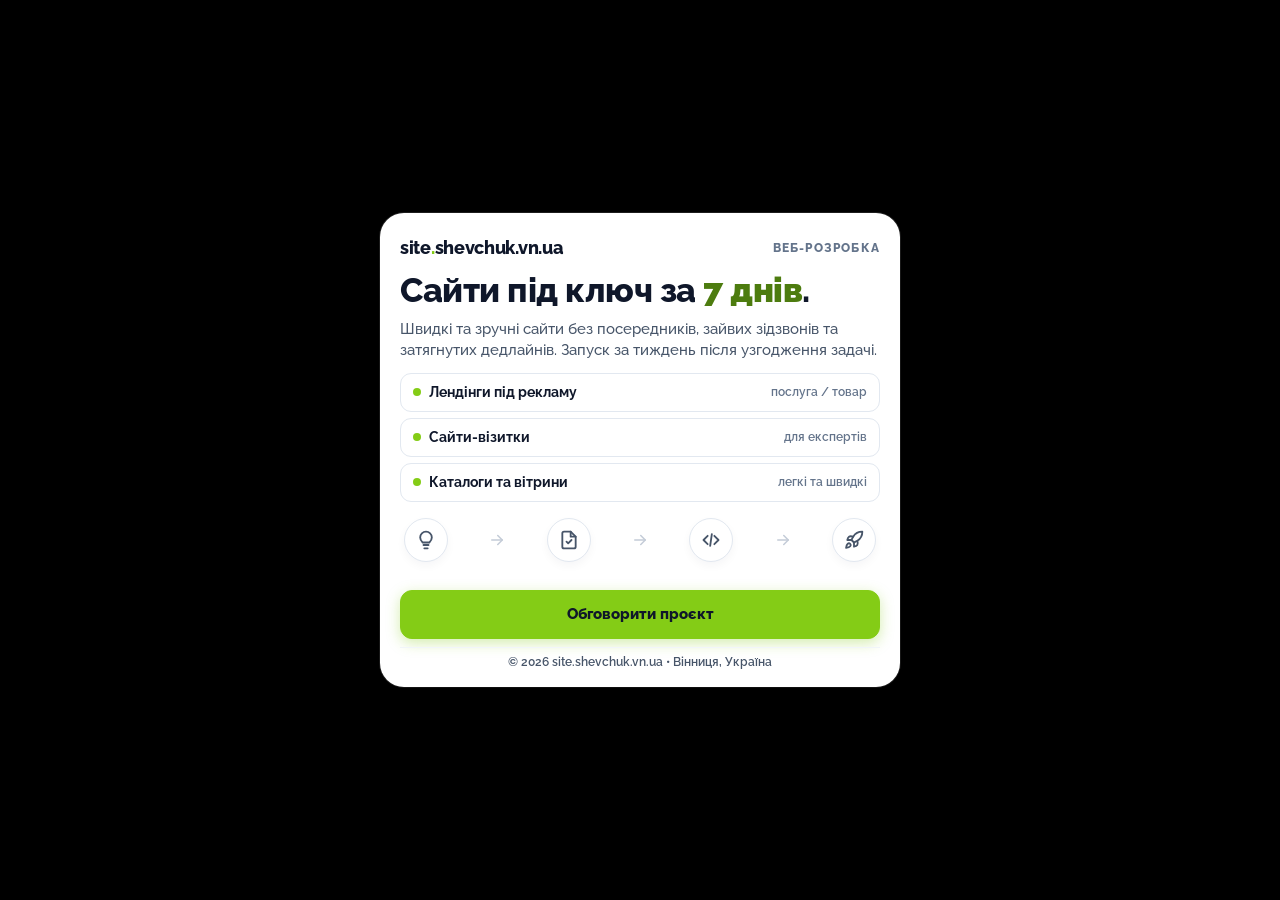
<file: index.html>
<!DOCTYPE html>
<html lang="uk">
<head>
  <meta charset="UTF-8">
  <meta name="viewport" content="width=device-width, initial-scale=1.0">
  <title>Розробка сайтів за 7 днів під ключ — site.shevchuk.vn.ua</title>
  <meta name="description" content="Швидка розробка сайтів під ключ: конверсійні лендінги для реклами, персональні сайти-візитки для експертів, легкі та швидкі каталоги й вітрини товарів.">
  <meta name="author" content="Олександр Шевчук">
  <meta name="robots" content="index, follow">
  <link rel="canonical" href="https://site.shevchuk.vn.ua/">

  <!-- Open Graph / Social Preview -->
  <meta property="og:type" content="website">
  <meta property="og:url" content="https://site.shevchuk.vn.ua/">
  <meta property="og:title" content="Розробка сайтів за 7 днів під ключ — Олександр Шевчук">
  <meta property="og:description" content="Швидкі та зручні сайти без посередників і затягнутих дедлайнів. Запуск за тиждень після узгодження задачі.">
  <meta property="og:image" content="https://site.shevchuk.vn.ua/og-image.png">
  <meta property="og:image:width" content="1200">
  <meta property="og:image:height" content="630">
  <meta property="og:locale" content="uk_UA">
  <meta property="og:site_name" content="site.shevchuk.vn.ua">

  <!-- Twitter Card -->
  <meta name="twitter:card" content="summary_large_image">
  <meta name="twitter:title" content="Розробка сайтів за 7 днів під ключ">
  <meta name="twitter:description" content="Лендінги під рекламу, сайти-візитки для експертів, легкі каталоги та вітрини.">
  <meta name="twitter:image" content="https://site.shevchuk.vn.ua/og-image.png">

  <!-- Schema.org JSON-LD -->
  <script type="application/ld+json">
  {
    "@context": "https://schema.org",
    "@type": "ProfessionalService",
    "name": "site.shevchuk.vn.ua — Веб-розробка",
    "url": "https://site.shevchuk.vn.ua/",
    "logo": "https://site.shevchuk.vn.ua/favicon.svg",
    "description": "Швидка розробка сайтів під ключ: лендінги, сайти-візитки, легкі вітрини товарів.",
    "founder": {
      "@type": "Person",
      "name": "Олександр Шевчук"
    },
    "email": "oleksandr@shevchuk.vn.ua",
    "address": {
      "@type": "PostalAddress",
      "addressLocality": "Вінниця",
      "addressCountry": "UA"
    },
    "areaServed": [
      {
        "@type": "City",
        "name": "Вінниця"
      },
      {
        "@type": "Country",
        "name": "Україна"
      }
    ]
  }
  </script>

  <link rel="icon" type="image/svg+xml" href="data:image/svg+xml,%3Csvg xmlns='http://www.w3.org/2000/svg' viewBox='0 0 64 64'%3E%3Crect width='64' height='64' rx='16' fill='%230f172a'/%3E%3Ctext x='18' y='44' font-family='sans-serif' font-size='34' font-weight='800' fill='%2384cc16'%3Es%3C/text%3E%3Ctext x='32' y='44' font-family='sans-serif' font-size='34' font-weight='800' fill='%23ffffff'%3Es%3C/text%3E%3C/svg%3E">
  <link rel="alternate icon" href="favicon.svg">
  <link rel="preload" href="./fonts/raleway-cyrillic.woff2" as="font" type="font/woff2" crossorigin>
  <link rel="preload" href="./fonts/raleway-latin.woff2" as="font" type="font/woff2" crossorigin>
  <style>
    @font-face {
      font-family: 'Raleway';
      font-style: normal;
      font-weight: 100 900;
      font-display: swap;
      src: url('./fonts/raleway-cyrillic.woff2') format('woff2');
      unicode-range: U+0301, U+0400-045F, U+0490-0491, U+04B0-04B1, U+2116;
    }
    @font-face {
      font-family: 'Raleway';
      font-style: normal;
      font-weight: 100 900;
      font-display: swap;
      src: url('./fonts/raleway-latin.woff2') format('woff2');
      unicode-range: U+0000-00FF, U+0131, U+0152-0153, U+02BB-02BC, U+02C6, U+02DA, U+02DC, U+0304, U+0308, U+0329, U+2000-206F, U+20AC, U+2122, U+2191, U+2193, U+2212, U+2215, U+FEFF, U+FFFD;
    }
    *, *::before, *::after { box-sizing: border-box; margin: 0; padding: 0; }
    html, body {
      min-height: 100%;
      min-height: 100dvh;
    }
    body {
      font-family: 'Raleway', sans-serif;
      color: #0f172a;
      line-height: 1.5;
      display: flex;
      flex-direction: column;
      align-items: center;
      padding: 16px 14px;
      position: relative;
      background-color: #000000;
      overflow-x: hidden;
      -webkit-tap-highlight-color: transparent;
    }
    .card-wrap {
      position: relative;
      z-index: 10;
      max-width: 520px;
      width: 100%;
      margin: auto 0;
      display: flex;
      flex-direction: column;
    }
    .glass-card {
      background: #ffffff;
      border-radius: 24px;
      padding: 22px 20px 16px;
      box-shadow: 0 25px 60px -15px rgba(0, 0, 0, 0.8), 0 0 0 1px rgba(255, 255, 255, 0.12);
      display: flex;
      flex-direction: column;
    }
    .brand-bar {
      display: flex;
      align-items: center;
      justify-content: space-between;
      gap: 8px;
      margin-bottom: 10px;
    }
    .brand-title {
      font-size: 1.1rem;
      font-weight: 800;
      letter-spacing: -0.3px;
      color: #0f172a;
      text-decoration: none;
      white-space: nowrap;
    }
    .brand-title span { color: #84cc16; }
    .brand-sub {
      font-size: 0.72rem;
      font-weight: 800;
      text-transform: uppercase;
      letter-spacing: 1.2px;
      color: #64748b;
      white-space: nowrap;
      flex-shrink: 0;
    }
    h1 {
      font-size: clamp(1.5rem, 5vw, 2.1rem);
      font-weight: 800;
      color: #0f172a;
      line-height: 1.15;
      letter-spacing: -0.5px;
      margin-bottom: 8px;
    }
    .accent { color: #4d7c0f; font-weight: 900; }
    .intro-text {
      font-size: clamp(0.82rem, 2.7vw, 0.92rem);
      color: #475569;
      font-weight: 500;
      line-height: 1.45;
      margin-bottom: 12px;
    }
    .formats-list {
      display: flex;
      flex-direction: column;
      gap: 6px;
      margin-bottom: 14px;
    }
    .format-item {
      display: flex;
      align-items: center;
      justify-content: space-between;
      gap: 10px;
      padding: 8px 12px;
      background: #ffffff;
      border: 1px solid #e2e8f0;
      border-radius: 11px;
    }
    .format-left { display: flex; align-items: center; gap: 8px; min-width: 0; }
    .format-dot { width: 8px; height: 8px; border-radius: 50%; background: #84cc16; flex-shrink: 0; }
    .format-name { font-size: 0.88rem; font-weight: 700; color: #0f172a; white-space: nowrap; }
    .format-desc { font-size: 0.78rem; font-weight: 600; color: #64748b; text-align: right; white-space: nowrap; }
    .clean-process {
      width: 100%;
      display: flex;
      align-items: center;
      justify-content: space-between;
      margin-bottom: 10px;
      padding: 2px 4px 6px;
      position: relative;
    }
    .process-step {
      display: flex;
      flex-direction: column;
      align-items: center;
      position: relative;
      cursor: pointer;
      user-select: none;
      background: none;
      border: none;
      padding: 0;
      font-family: inherit;
      color: inherit;
      -webkit-appearance: none;
    }
    .process-step:focus-visible {
      outline: 2px solid #84cc16;
      outline-offset: 4px;
      border-radius: 50%;
    }
    .step-icon-ring {
      width: 44px;
      height: 44px;
      border-radius: 50%;
      background: #ffffff;
      border: 1.5px solid #e2e8f0;
      display: flex;
      align-items: center;
      justify-content: center;
      box-shadow: 0 4px 10px rgba(15, 23, 42, 0.04);
      color: #475569;
      transition: all 0.25s cubic-bezier(0.4, 0, 0.2, 1);
      z-index: 2;
    }
    .step-icon-ring svg {
      width: 20px;
      height: 20px;
      stroke-width: 2.2;
      stroke-linecap: round;
      stroke-linejoin: round;
      fill: none;
      stroke: currentColor;
      transition: all 0.25s ease;
    }
    .arrow-divider {
      flex: 1;
      display: flex;
      align-items: center;
      justify-content: center;
      color: #94a3b8;
      z-index: 1;
    }
    .arrow-svg {
      width: 18px;
      height: 18px;
      stroke: currentColor;
      stroke-width: 2;
      stroke-linecap: round;
      stroke-linejoin: round;
      fill: none;
      opacity: 0.55;
    }
    .step-label {
      position: absolute;
      top: 48px;
      font-size: 0.74rem;
      font-weight: 800;
      color: #4d7c0f;
      white-space: nowrap;
      opacity: 0;
      transform: translateY(-4px);
      transition: all 0.22s cubic-bezier(0.4, 0, 0.2, 1);
      pointer-events: none;
    }
    .process-step:hover .step-icon-ring,
    .process-step:focus-visible .step-icon-ring,
    .process-step.is-active .step-icon-ring {
      border-color: #84cc16;
      color: #4d7c0f;
      background: #f7fee7;
      transform: translateY(-2px) scale(1.05);
      box-shadow: 0 8px 18px rgba(132, 204, 22, 0.28);
    }
    .process-step:hover .step-label,
    .process-step:focus-visible .step-label,
    .process-step.is-active .step-label {
      opacity: 1;
      transform: translateY(0);
    }
    .contact-box {
      margin-top: 12px;
      text-align: center;
    }
    .btn-main {
      display: inline-flex;
      align-items: center;
      justify-content: center;
      gap: 8px;
      width: 100%;
      background: #84cc16;
      color: #0f172a;
      font-family: inherit;
      font-size: 0.95rem;
      font-weight: 800;
      padding: 12px 18px;
      border-radius: 12px;
      text-decoration: none;
      transition: all 0.2s cubic-bezier(0.4, 0, 0.2, 1);
      box-shadow: 0 4px 14px rgba(132, 204, 22, 0.35);
      border: 1px solid #84cc16;
    }
    .btn-main:hover {
      background: #9ae62e;
      color: #0f172a;
      box-shadow: 0 6px 20px rgba(132, 204, 22, 0.5);
      transform: translateY(-1px);
    }
    .footnote {
      margin-top: 8px;
      text-align: center;
      font-size: 0.72rem;
      font-weight: 600;
      color: #475569;
      border-top: 1px solid #f1f5f9;
      padding-top: 6px;
    }
    @media (max-height: 650px) {
      body { padding: 6px; }
      .glass-card { padding: 12px 12px 10px; border-radius: 16px; }
      h1 { font-size: 1.35rem; margin-bottom: 4px; }
      .intro-text { font-size: 0.78rem; line-height: 1.3; margin-bottom: 8px; }
      .formats-list { gap: 4px; margin-bottom: 8px; }
      .format-item { padding: 6px 9px; }
      .step-icon-ring { width: 36px; height: 36px; }
      .step-icon-ring svg { width: 16px; height: 16px; }
      .arrow-svg { width: 14px; height: 14px; }
      .step-label { top: 40px; font-size: 0.68rem; }
      .contact-box { margin-top: 8px; }
      .btn-main { padding: 9px 12px; font-size: 0.85rem; }
      .footnote { margin-top: 4px; font-size: 0.68rem; }
    }
    @media (max-width: 380px) {
      .step-icon-ring { width: 38px; height: 38px; }
      .step-icon-ring svg { width: 17px; height: 17px; }
      .step-label { font-size: 0.68rem; top: 42px; }
      .format-desc { font-size: 0.72rem; }
    }
  </style>
</head>
<body>
  <div class="card-wrap">
    <main class="glass-card">
      <div class="brand-bar">
        <a href="https://site.shevchuk.vn.ua/" class="brand-title">site<span>.</span>shevchuk.vn.ua</a>
        <span class="brand-sub">Веб-розробка</span>
      </div>
      <h1>Сайти під ключ за <span class="accent">7 днів</span>.</h1>
      <p class="intro-text">
        Швидкі та зручні сайти без посередників, зайвих зідзвонів та затягнутих дедлайнів. Запуск за тиждень після узгодження задачі.
      </p>
      <div class="formats-list">
        <div class="format-item">
          <div class="format-left">
            <div class="format-dot"></div>
            <span class="format-name">Лендінги під рекламу</span>
          </div>
          <span class="format-desc">послуга / товар</span>
        </div>
        <div class="format-item">
          <div class="format-left">
            <div class="format-dot"></div>
            <span class="format-name">Сайти-візитки</span>
          </div>
          <span class="format-desc">для експертів</span>
        </div>
        <div class="format-item">
          <div class="format-left">
            <div class="format-dot"></div>
            <span class="format-name">Каталоги та вітрини</span>
          </div>
          <span class="format-desc">легкі та швидкі</span>
        </div>
      </div>

      <div class="clean-process" role="region" aria-label="Етапи роботи">
        <button type="button" class="process-step" onclick="activateStep(this)" aria-label="Етап 1: Ідея">
          <div class="step-icon-ring" aria-hidden="true">
            <svg viewBox="0 0 24 24"><path d="M9 18h6M10 22h4M12 2a7 7 0 0 0-7 7c0 2.5 1.5 4.5 3 6h8c1.5-1.5 3-3.5 3-6a7 7 0 0 0-7-7z"/></svg>
          </div>
          <span class="step-label">1. Ідея</span>
        </button>
        <div class="arrow-divider" aria-hidden="true">
          <svg class="arrow-svg" viewBox="0 0 24 24"><line x1="5" y1="12" x2="19" y2="12"></line><polyline points="13 6 19 12 13 18"></polyline></svg>
        </div>
        <button type="button" class="process-step" onclick="activateStep(this)" aria-label="Етап 2: ТЗ">
          <div class="step-icon-ring" aria-hidden="true">
            <svg viewBox="0 0 24 24"><path d="M14 2H6a2 2 0 0 0-2 2v16a2 2 0 0 0 2 2h12a2 2 0 0 0 2-2V8z"/><polyline points="14 2 14 8 20 8"/><path d="M9 14l2 2 4-4"/></svg>
          </div>
          <span class="step-label">2. ТЗ</span>
        </button>
        <div class="arrow-divider" aria-hidden="true">
          <svg class="arrow-svg" viewBox="0 0 24 24"><line x1="5" y1="12" x2="19" y2="12"></line><polyline points="13 6 19 12 13 18"></polyline></svg>
        </div>
        <button type="button" class="process-step" onclick="activateStep(this)" aria-label="Етап 3: Код">
          <div class="step-icon-ring" aria-hidden="true">
            <svg viewBox="0 0 24 24"><path d="M8 7L3 12L8 17"/><path d="M16 7L21 12L16 17"/><line x1="13" y1="5" x2="11" y2="19"/></svg>
          </div>
          <span class="step-label">3. Код</span>
        </button>
        <div class="arrow-divider" aria-hidden="true">
          <svg class="arrow-svg" viewBox="0 0 24 24"><line x1="5" y1="12" x2="19" y2="12"></line><polyline points="13 6 19 12 13 18"></polyline></svg>
        </div>
        <button type="button" class="process-step" onclick="activateStep(this)" aria-label="Етап 4: Запуск">
          <div class="step-icon-ring" aria-hidden="true">
            <svg viewBox="0 0 24 24"><path d="M4.5 16.5c-1.5 1.26-2 5-2 5s3.74-.5 5-2c.71-.84.7-2.13-.09-2.91a2.18 2.18 0 0 0-2.91-.09z"/><path d="M12 15l-3-3a22 22 0 0 1 2-3.95A12.88 12.88 0 0 1 22 2c0 2.72-.78 7.5-6 11a22.35 22.35 0 0 1-4 2z"/><path d="M9 12H4s.55-3.03 2-4c1.62-1.08 5 0 5 0"/><path d="M12 15v5s3.03-.55 4-2c1.08-1.62 0-5 0-5"/></svg>
          </div>
          <span class="step-label">4. Запуск</span>
        </button>
      </div>

      <div class="contact-box">
        <a href="mailto:oleksandr@shevchuk.vn.ua?subject=Розробка%20сайту&body=Вітаю!%20Потрібен%20сайт.%0AКоротко%20про%20задачу:%20" class="btn-main">
          Обговорити проєкт
        </a>
      </div>
      <div class="footnote">
        &copy; 2026 site.shevchuk.vn.ua • Вінниця, Україна
      </div>
    </main>
  </div>

  <script>
    let stepTimers = {};
    function activateStep(el) {
      document.querySelectorAll('.process-step').forEach(s => {
        if (s !== el) s.classList.remove('is-active');
      });
      el.classList.add('is-active');
      const id = el.querySelector('.step-label').innerText;
      if (stepTimers[id]) clearTimeout(stepTimers[id]);
      stepTimers[id] = setTimeout(() => {
        el.classList.remove('is-active');
      }, 3000);
    }
  </script>
</body>
</html>
</file>
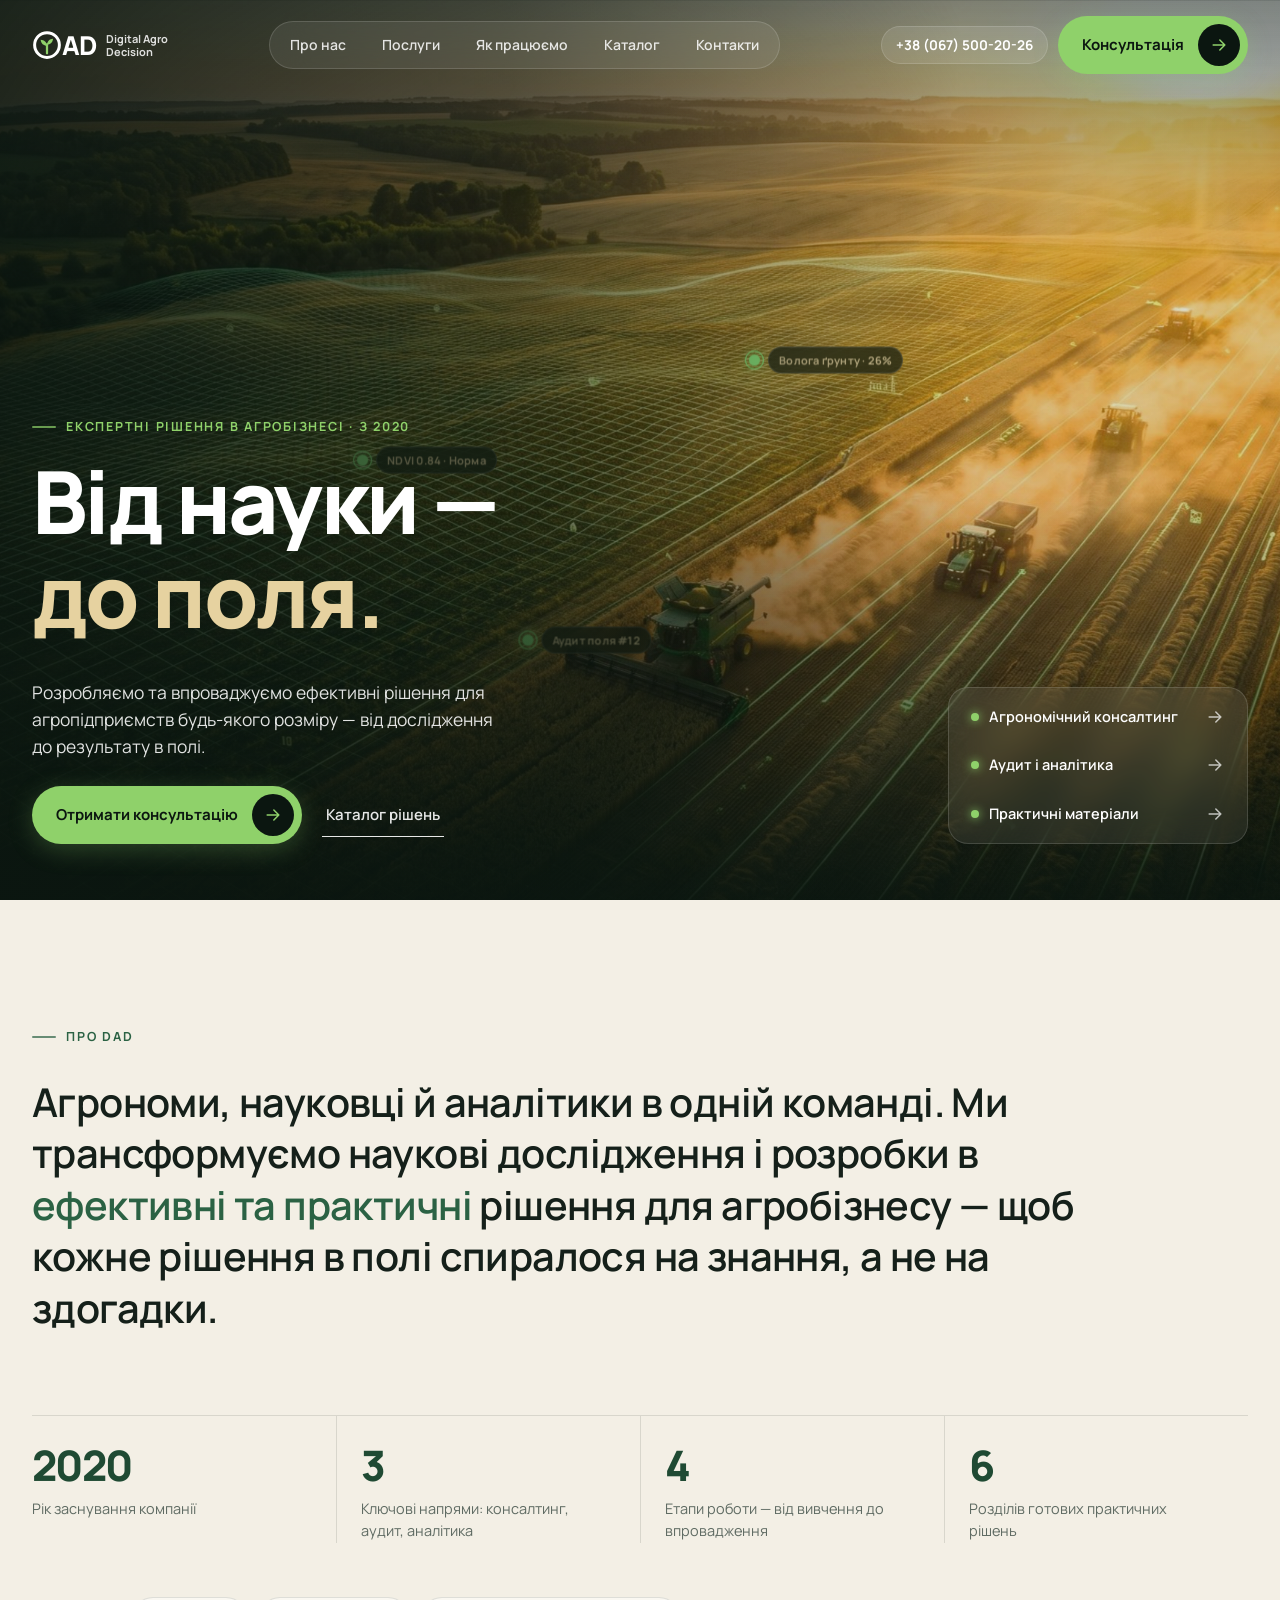
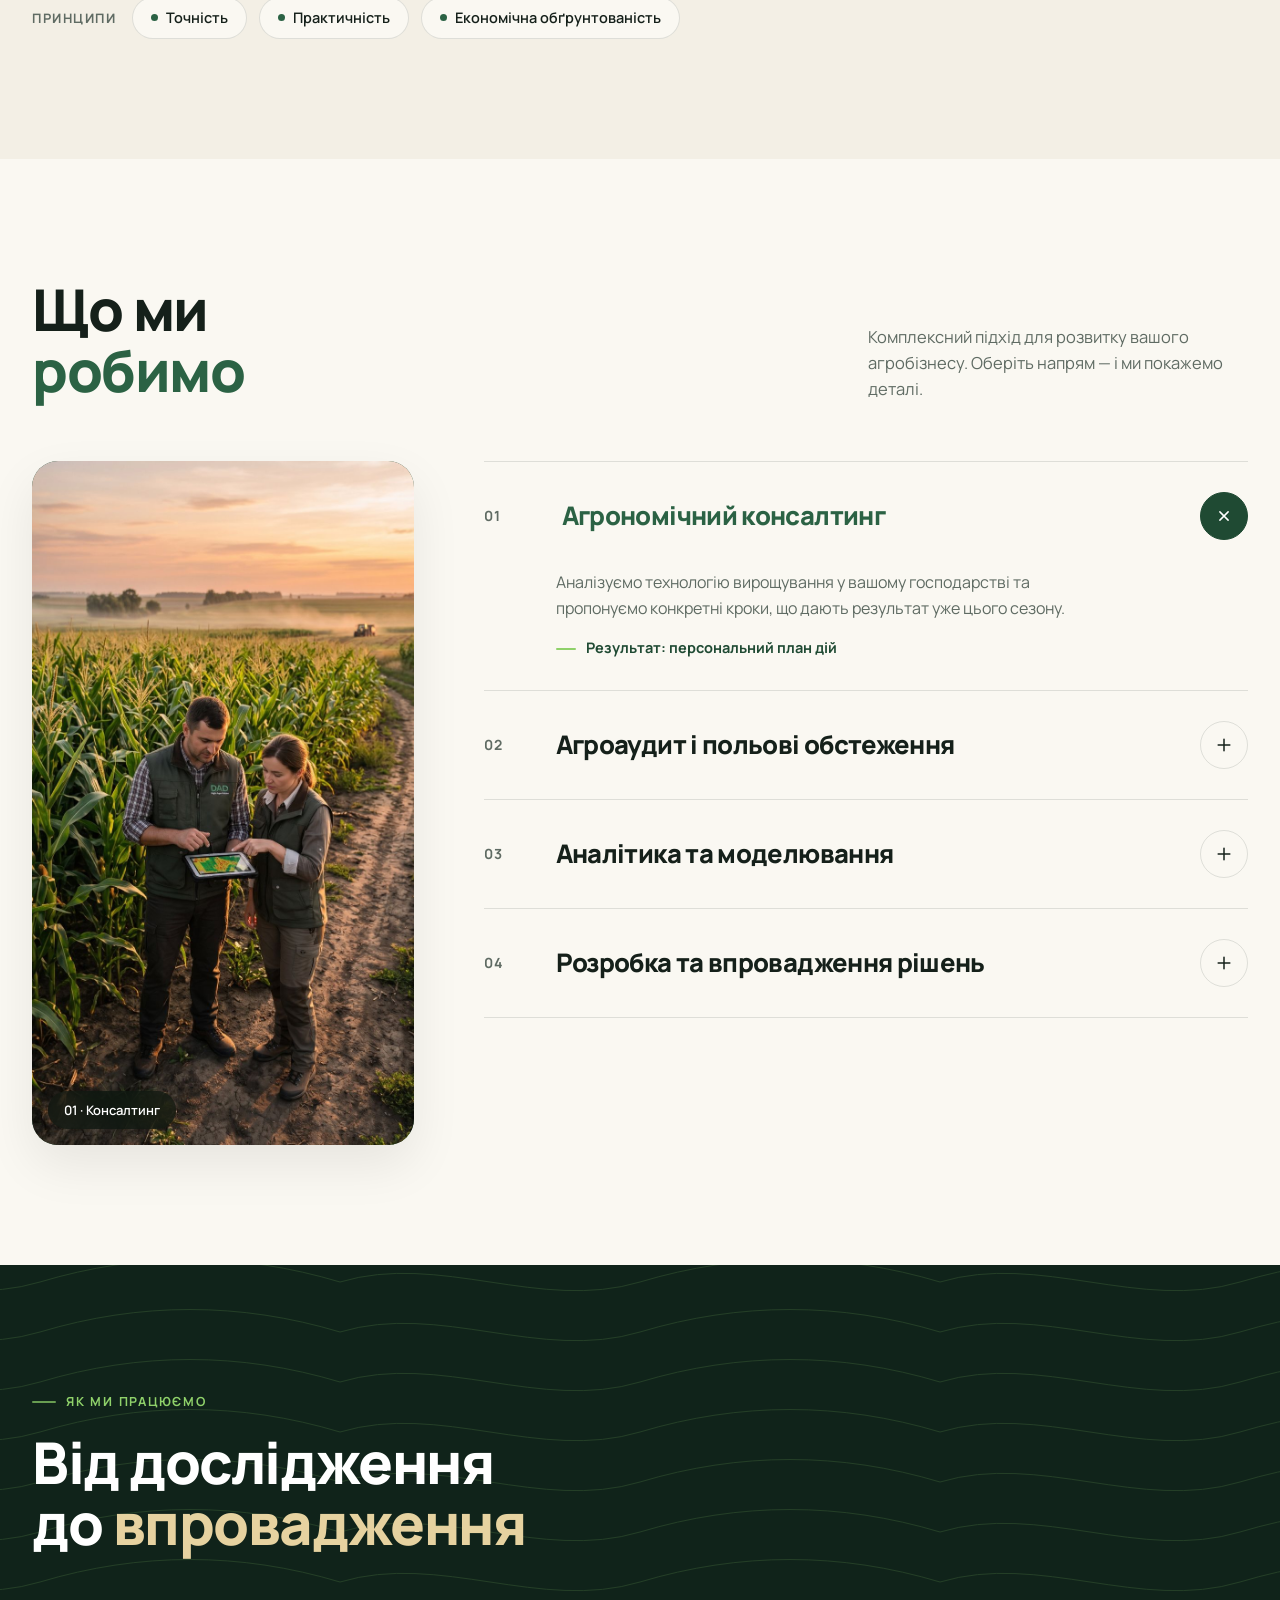
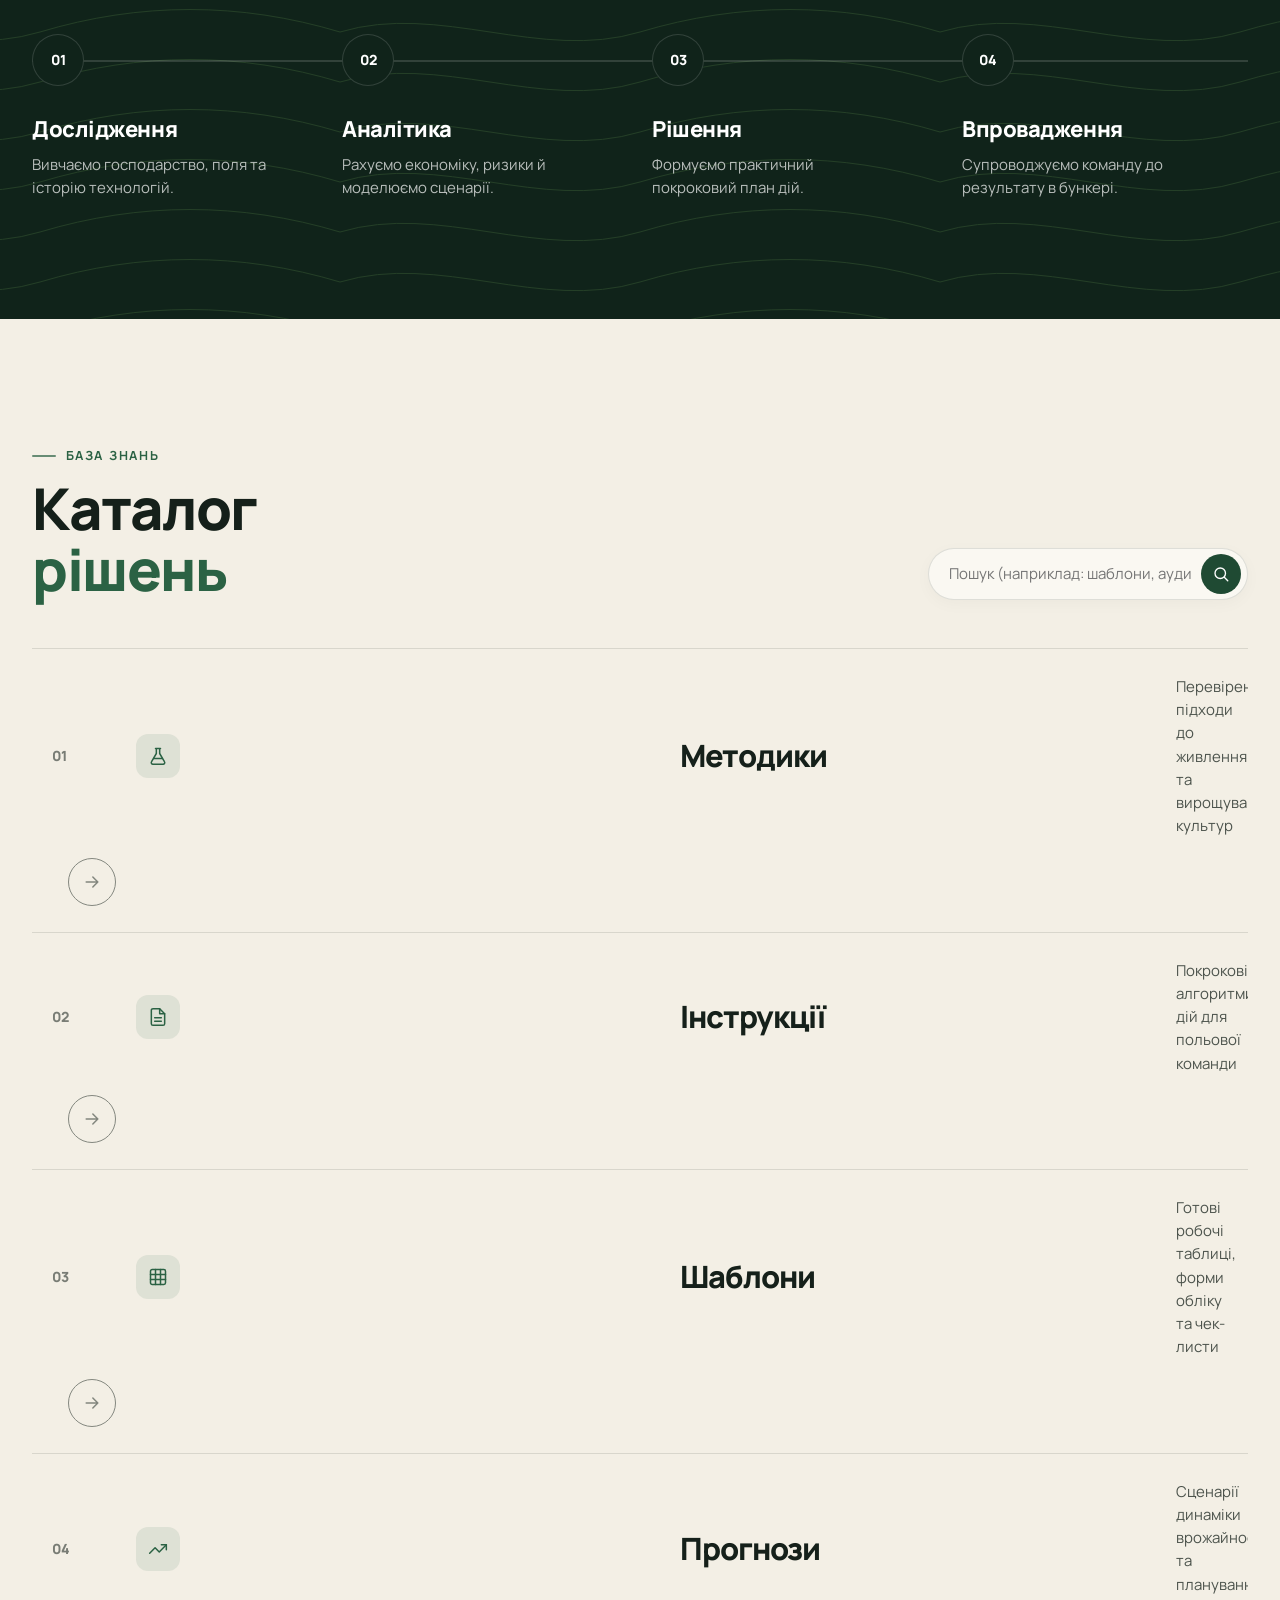
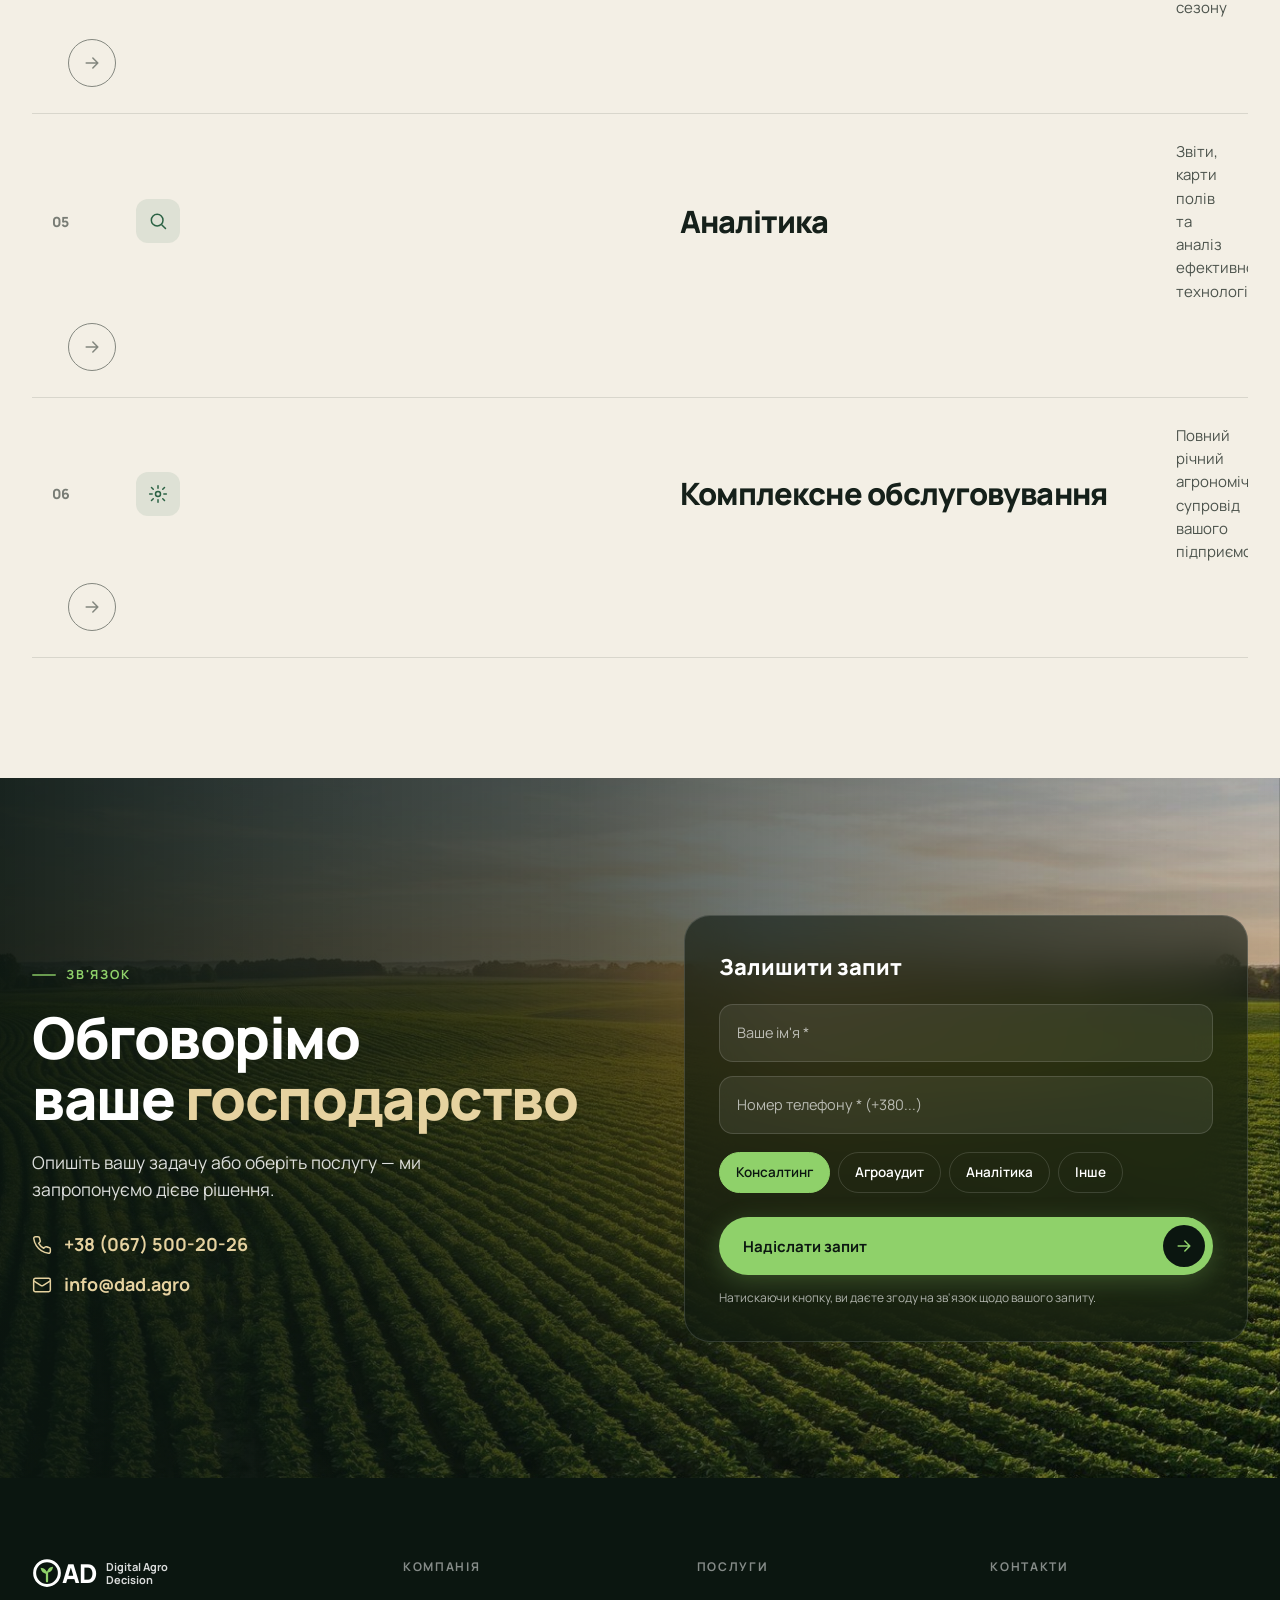
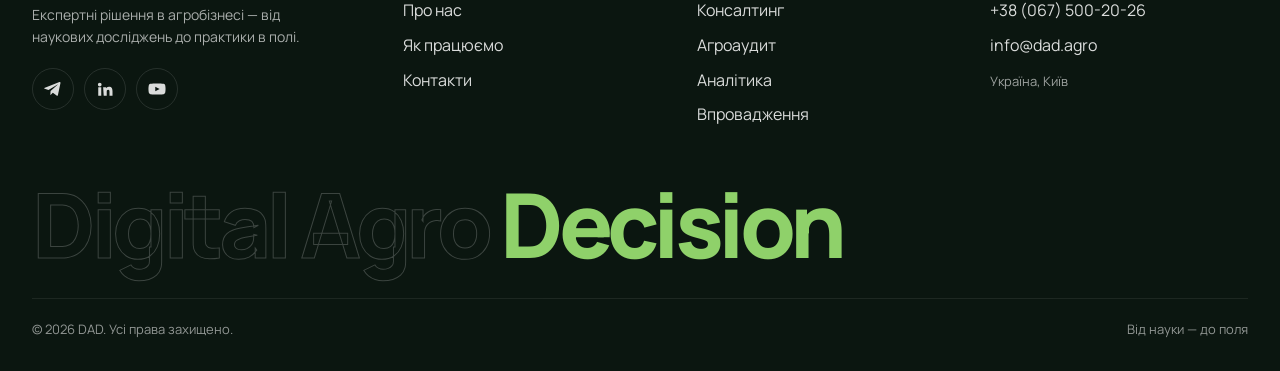
<file: dad/index.html>
<!DOCTYPE html>
<html lang="uk">
<head>
<meta charset="UTF-8">
<meta name="viewport" content="width=device-width, initial-scale=1.0, viewport-fit=cover">
<title>DAD — Від науки до поля | Digital Agro Decision</title>
<meta name="description" content="Digital Agro Decision: агрономічний консалтинг, агроаудит, аналітика та практичні рішення для агропідприємств. Точність, практичність, результат у полі.">
<meta property="og:type" content="website">
<meta property="og:title" content="DAD — Від науки до поля">
<meta property="og:description" content="Digital Agro Decision: експертні агрорішення, аудит, консалтинг та аналітика.">
<meta property="og:image" content="img/hero-harvest.jpg">

<!-- Favicon -->
<link rel="icon" type="image/svg+xml" href="data:image/svg+xml,%3Csvg xmlns='http://www.w3.org/2000/svg' viewBox='0 0 40 40'%3E%3Ccircle cx='20' cy='20' r='18' fill='%2310231a'/%3E%3Cpath d='M20 31V19' stroke='%238fd16a' stroke-width='3.2' stroke-linecap='round'/%3E%3Cpath d='M20 21c-4.5 0-8-3-8.5-8 4.8.2 8.2 3 8.5 8zM20 19.5c.3-4.6 3.4-7.6 8-8-.3 4.8-3.6 7.8-8 8z' fill='%238fd16a'/%3E%3C/svg%3E">

<link rel="preconnect" href="https://fonts.googleapis.com">
<link rel="preconnect" href="https://fonts.gstatic.com" crossorigin>
<link href="https://fonts.googleapis.com/css2?family=Manrope:wght@400;500;600;700;800&display=swap" rel="stylesheet">

<style>
  :root{
    --ink:#0b1610;
    --forest:#10231a;
    --moss:#1f4a33;
    --moss-2:#2b6244;
    --leaf:#8fd16a;
    --leaf-glow:rgba(143,209,106,.4);
    --wheat:#e6d2a0;
    --cream:#f3efe5;
    --paper:#faf8f2;
    --text:#15201a;
    --muted:#5f6b63;
    --line-d:rgba(255,255,255,.14);
    --line-l:rgba(21,32,26,.12);
    --ease:cubic-bezier(.2,.8,.2,1);
    --spring:cubic-bezier(.34,1.56,.64,1);
  }

  *{box-sizing:border-box;margin:0;padding:0;-webkit-tap-highlight-color:transparent}
  html{scroll-behavior:smooth}
  body{font-family:Manrope,system-ui,sans-serif;color:var(--text);background:var(--paper);line-height:1.55;-webkit-font-smoothing:antialiased;overflow-x:hidden}
  a{color:inherit;text-decoration:none}
  button,input{font:inherit}
  em{font-style:normal;font-weight:inherit}
  .wrap{width:100%;max-width:1280px;margin:0 auto;padding:0 32px}
  svg.i{width:20px;height:20px;stroke:currentColor;fill:none;stroke-width:1.8;stroke-linecap:round;stroke-linejoin:round;flex-shrink:0}
  
  .eyebrow{display:inline-flex;align-items:center;gap:10px;font-size:12.5px;font-weight:700;letter-spacing:.14em;text-transform:uppercase}
  .eyebrow::before{content:"";width:24px;height:2px;background:currentColor;border-radius:2px;opacity:.7}
  :focus-visible{outline:2px solid var(--leaf);outline-offset:3px;border-radius:6px}

  /* ---------- Buttons ---------- */
  .cta-btn{display:inline-flex;align-items:center;gap:14px;padding:8px 8px 8px 24px;border-radius:999px;font-weight:700;font-size:15px;transition:.3s var(--ease);cursor:pointer;border:0;white-space:nowrap;user-select:none}
  .cta-btn .arr{width:42px;height:42px;border-radius:50%;display:grid;place-items:center;transition:.35s var(--ease);overflow:hidden;position:relative}
  .cta-btn .arr svg{transition:.35s var(--ease)}
  .cta-btn:hover .arr svg{transform:translateX(3px) rotate(-45deg)}
  .cta-leaf{background:var(--leaf);color:var(--ink);box-shadow:0 6px 24px rgba(143,209,106,.25)}
  .cta-leaf .arr{background:var(--ink);color:var(--leaf)}
  .cta-leaf:hover{background:#a2e27e;transform:translateY(-2px);box-shadow:0 10px 32px rgba(143,209,106,.4)}
  .cta-leaf:active{transform:translateY(0);box-shadow:0 4px 14px rgba(143,209,106,.3)}
  
  .ghost-link{display:inline-flex;align-items:center;gap:10px;font-weight:600;font-size:15px;padding:10px 4px;border-bottom:1.5px solid currentColor;opacity:.9;transition:.25s}
  .ghost-link:hover{opacity:1;gap:14px;color:var(--leaf)}

  /* ---------- Topbar ---------- */
  .topbar{position:fixed;top:0;left:0;right:0;z-index:100;padding:16px 0;transition:.35s var(--ease);color:#fff}
  .topbar .wrap{display:flex;align-items:center;justify-content:space-between;gap:16px}
  .topbar.light{color:var(--text)}
  .topbar.hide{transform:translateY(-110%)}
  .logo{display:flex;align-items:center;gap:10px;font-weight:800}
  .logo-mark{display:flex;align-items:center;font-size:26px;letter-spacing:-1px;line-height:1}
  .logo-mark svg{width:30px;height:30px}
  .logo-text{font-size:11px;line-height:1.2;font-weight:700;opacity:.85}
  
  .pill-nav{display:flex;gap:4px;padding:4px;border-radius:999px;background:rgba(255,255,255,.08);border:1px solid rgba(255,255,255,.14);backdrop-filter:blur(18px);-webkit-backdrop-filter:blur(18px);transition:.3s}
  .topbar.light .pill-nav{background:rgba(255,255,255,.8);border-color:var(--line-l);box-shadow:0 8px 28px rgba(0,0,0,.06)}
  .pill-nav a{padding:8px 16px;border-radius:999px;font-size:14px;font-weight:600;transition:.25s;opacity:.85}
  .pill-nav a:hover{opacity:1;background:rgba(255,255,255,.14)}
  .topbar.light .pill-nav a:hover{background:rgba(31,74,51,.08)}
  .pill-nav a.active{opacity:1;background:var(--leaf);color:var(--ink)}

  .top-actions{display:flex;align-items:center;gap:10px}
  .top-tel{font-size:13.5px;font-weight:700;padding:8px 14px;border-radius:999px;background:rgba(255,255,255,.1);border:1px solid var(--line-d);transition:.25s}
  .topbar.light .top-tel{background:rgba(21,32,26,.05);border-color:var(--line-l);color:var(--text)}
  .top-tel:hover{background:var(--leaf);color:var(--ink)!important;border-color:var(--leaf)}
  
  .icon-btn{width:44px;height:44px;border-radius:50%;display:grid;place-items:center;border:1px solid rgba(255,255,255,.2);background:rgba(255,255,255,.08);backdrop-filter:blur(12px);cursor:pointer;color:inherit;transition:.25s}
  .topbar.light .icon-btn{border-color:var(--line-l);background:rgba(255,255,255,.8)}
  .menu-btn{display:none}
  .menu-btn svg line{transition:transform .3s var(--ease),opacity .2s;transform-origin:center}
  .menu-btn.is-active .b1{transform:translateY(4px) rotate(45deg)}
  .menu-btn.is-active .b2{transform:translateY(-4px) rotate(-45deg)}

  /* Мобільне меню */
  .overlay{position:fixed;inset:0;z-index:99;background:rgba(11,22,16,.97);backdrop-filter:blur(24px);-webkit-backdrop-filter:blur(24px);color:#fff;display:flex;flex-direction:column;justify-content:center;padding:90px 24px 32px;clip-path:circle(0% at calc(100% - 46px) 36px);transition:clip-path .5s var(--ease);visibility:hidden}
  .overlay.open{clip-path:circle(150% at calc(100% - 46px) 36px);visibility:visible}
  .overlay nav{display:flex;flex-direction:column;gap:6px}
  .overlay a.big{display:flex;align-items:baseline;gap:14px;font-size:clamp(28px,7.5vw,42px);font-weight:800;letter-spacing:-.02em;padding:10px 0;border-bottom:1px solid var(--line-d);transition:.25s}
  .overlay a.big small{font-size:12px;font-weight:700;opacity:.5;letter-spacing:.05em}
  .overlay a.big:hover{color:var(--leaf);padding-left:6px}
  .overlay-contacts{margin-top:28px;display:flex;flex-direction:column;gap:8px}
  .overlay-tel{font-size:19px;font-weight:800;color:var(--wheat)}
  .overlay-email{font-size:15px;opacity:.7}
  .overlay .cta-btn{margin-top:24px;width:100%;justify-content:space-between}

  /* ---------- HERO: Багатошаровий живий світ ---------- */
  .hero{position:relative;height:100vh;height:100dvh;min-height:640px;max-height:1100px;background:var(--ink);color:#fff;overflow:hidden}
  
  /* Контейнер для паралаксу від мишки й скролу */
  .hero-parallax{position:absolute;inset:-50px -25px -50px -25px;will-change:transform}
  
  /* Внутрішній шар фото з плавним, величним «диханням» */
  .hero-bg{
    position:absolute;inset:0;
    background:url('img/hero-harvest.jpg') 60% 40%/cover no-repeat;
    transform-origin:65% 40%;
    animation:heroBreathe 22s ease-in-out infinite alternate;
    will-change:transform;
  }
  @keyframes heroBreathe{
    0%{transform:scale(1)}
    100%{transform:scale(1.055)}
  }

  /* Атмосферні ефекти без стробоскопа */
  .fx{position:absolute;inset:0;pointer-events:none}
  
  /* М'яке сонце з пульсацією */
  .fx-sun{
    background:radial-gradient(circle at 86% 4%,rgba(255,214,140,.85) 0%,rgba(255,180,80,.32) 16%,transparent 44%);
    mix-blend-mode:screen;
    animation:sunPulse 8s ease-in-out infinite alternate;
  }
  @keyframes sunPulse{from{opacity:.65;transform:scale(.97)}to{opacity:1;transform:scale(1.04)}}

  /* Оксамитові промені сонця */
  .fx-rays{
    background:repeating-conic-gradient(from 195deg at 86% 4%,rgba(255,225,160,.16) 0deg 8deg,transparent 8deg 26deg);
    mix-blend-mode:screen;
    filter:blur(12px);
    -webkit-mask-image:radial-gradient(circle at 86% 4%,#000 0%,transparent 65%);
    mask-image:radial-gradient(circle at 86% 4%,#000 0%,transparent 65%);
    animation:raysSlow 60s linear infinite;
  }
  @keyframes raysSlow{0%{transform:rotate(0deg)}100%{transform:rotate(10deg)}}

  /* Футуристичний сканер поля */
  .fx-scan{
    overflow:hidden;mix-blend-mode:screen;
    -webkit-mask-image:linear-gradient(90deg,#000 0%,#000 60%,transparent 80%);
    mask-image:linear-gradient(90deg,#000 0%,#000 60%,transparent 80%);
  }
  .fx-scan::before{
    content:"";position:absolute;top:-40%;bottom:-40%;left:0;width:20%;
    background:linear-gradient(90deg,transparent,rgba(120,255,140,.06) 35%,rgba(160,255,150,.35) 50%,rgba(120,255,140,.06) 65%,transparent);
    transform:translateX(-120%) skewX(-18deg);
    animation:scanLoop 8.5s cubic-bezier(.5,0,.3,1) infinite;
  }
  @keyframes scanLoop{0%{transform:translateX(-120%) skewX(-18deg)}70%,100%{transform:translateX(580%) skewX(-18deg)}}

  /* Телеметричні пін-сенсори на полі */
  .pin{position:absolute;display:flex;align-items:center;gap:8px;pointer-events:none;transform:translate(-50%,-50%)}
  .pin-dot{width:11px;height:11px;border-radius:50%;background:#9dff8a;box-shadow:0 0 14px #9dff8a,0 0 28px rgba(157,255,138,.6);position:relative}
  .pin-dot::before,.pin-dot::after{content:"";position:absolute;inset:-4px;border-radius:50%;border:1.5px solid rgba(157,255,138,.8);animation:pinPing 2.8s ease-out infinite}
  .pin-dot::after{animation-delay:1.4s}
  @keyframes pinPing{from{transform:scale(.6);opacity:1}to{transform:scale(3.8);opacity:0}}
  .pin-badge{padding:4px 10px;border-radius:999px;background:rgba(11,22,16,.65);border:1px solid rgba(255,255,255,.15);backdrop-filter:blur(8px);font-size:11px;font-weight:700;color:var(--wheat);letter-spacing:.02em;white-space:nowrap}

  .hero::after{
    content:"";position:absolute;inset:0;pointer-events:none;
    background:linear-gradient(90deg,rgba(11,22,16,.88) 0%,rgba(11,22,16,.6) 40%,rgba(11,22,16,.15) 75%),
               linear-gradient(180deg,rgba(11,22,16,.45) 0%,transparent 25%,transparent 55%,rgba(11,22,16,.92) 100%)
  }

  .hero-content{position:relative;z-index:2;height:100%;display:flex;flex-direction:column;justify-content:flex-end;padding-bottom:56px}
  .hero .eyebrow{color:var(--leaf);margin-bottom:20px}
  .hero h1{font-size:clamp(42px,6.8vw,104px);font-weight:800;line-height:1.02;letter-spacing:-.03em}
  .hero h1 em{color:var(--wheat)}
  .hero h1 .ln{display:block;overflow:hidden;padding-bottom:.06em}
  .hero h1 .ln span{display:inline-block;transform:translateY(105%);animation:riseText 1.1s var(--ease) forwards}
  .hero h1 .ln:nth-child(2) span{animation-delay:.12s}
  @keyframes riseText{to{transform:none}}

  .hero-row{display:flex;justify-content:space-between;align-items:flex-end;gap:36px;margin-top:34px;flex-wrap:wrap}
  .hero-lead{max-width:480px;font-size:17.5px;opacity:.88;line-height:1.55}
  .hero-actions{display:flex;align-items:center;gap:20px;margin-top:26px;flex-wrap:wrap}
  .fade-in{opacity:0;transform:translateY(16px);animation:fadeIn .9s var(--ease) forwards}
  @keyframes fadeIn{to{opacity:1;transform:none}}

  .dir-card{display:grid;gap:2px;min-width:300px;padding:6px;border-radius:20px;background:rgba(255,255,255,.07);border:1px solid var(--line-d);backdrop-filter:blur(16px);-webkit-backdrop-filter:blur(16px)}
  .dir-card a{display:flex;align-items:center;justify-content:space-between;gap:18px;padding:12px 16px;border-radius:14px;font-weight:600;font-size:14.5px;transition:.25s}
  .dir-card a span{display:flex;align-items:center;gap:10px}
  .dir-card a .dot{width:8px;height:8px;border-radius:50%;background:var(--leaf);box-shadow:0 0 10px var(--leaf)}
  .dir-card a:hover{background:rgba(255,255,255,.1)}
  .dir-card a:hover svg{transform:translateX(3px)}
  .dir-card svg{transition:.25s;opacity:.7}

  /* ---------- Reveal ---------- */
  .rv{opacity:0;transform:translateY(28px);transition:opacity .9s var(--ease),transform .9s var(--ease);transition-delay:var(--d,0s)}
  .rv.in{opacity:1;transform:none}

  section{position:relative}
  .sec{padding:120px 0}
  .h2{font-size:clamp(34px,4.5vw,62px);font-weight:800;line-height:1.06;letter-spacing:-.025em}
  .h2 em{color:var(--moss-2)}

  /* ---------- Маніфест ---------- */
  .manifest{background:var(--cream)}
  .manifest .eyebrow{color:var(--moss-2);margin-bottom:30px}
  .manifest-text{font-size:clamp(24px,3.1vw,44px);font-weight:600;line-height:1.3;letter-spacing:-.015em;max-width:1080px}
  .manifest-text em{color:var(--moss-2)}
  .facts{display:grid;grid-template-columns:repeat(4,1fr);margin-top:80px;border-top:1px solid var(--line-l)}
  .fact{padding:28px 24px 0 0}
  .fact + .fact{padding-left:24px;border-left:1px solid var(--line-l)}
  .fact b{display:block;font-size:42px;font-weight:800;letter-spacing:-.04em;color:var(--moss);line-height:1;margin-bottom:12px}
  .fact p{color:var(--muted);font-size:14.5px;max-width:240px}
  .principles{display:flex;align-items:center;gap:12px;margin-top:54px;flex-wrap:wrap}
  .principles .lbl{font-size:13px;font-weight:700;letter-spacing:.12em;text-transform:uppercase;color:var(--muted);margin-right:4px}
  .chip{display:inline-flex;align-items:center;gap:8px;padding:9px 18px;border-radius:999px;border:1px solid var(--line-l);background:var(--paper);font-weight:600;font-size:14.5px}
  .chip i{width:7px;height:7px;border-radius:50%;background:var(--moss-2)}

  /* ---------- Послуги: Десктоп + Мобільний акордеон ---------- */
  .services{background:var(--paper)}
  .svc-head{display:flex;justify-content:space-between;align-items:flex-end;gap:30px;margin-bottom:60px;flex-wrap:wrap}
  .svc-head p{max-width:380px;color:var(--muted);font-size:16.5px}
  .svc-layout{display:grid;grid-template-columns:auto 1fr;gap:70px;align-items:start}
  
  /* Десктопне липке медіа */
  .svc-media{position:sticky;top:100px;height:min(76vh,720px);aspect-ratio:837/1500;border-radius:26px;overflow:hidden;background:var(--moss);box-shadow:0 20px 50px rgba(0,0,0,.08)}
  .svc-media img{position:absolute;inset:0;width:100%;height:100%;object-fit:cover;opacity:0;transform:scale(1.03);transition:opacity .65s var(--ease),transform 1s var(--ease)}
  .svc-media img.on{opacity:1;transform:scale(1)}
  .svc-media .tag{position:absolute;left:16px;bottom:16px;z-index:2;padding:9px 16px;border-radius:999px;background:rgba(11,22,16,.65);backdrop-filter:blur(10px);color:#fff;font-size:13px;font-weight:600}
  
  .svc-list{border-top:1px solid var(--line-l)}
  .svc-item{border-bottom:1px solid var(--line-l)}
  .svc-item button{width:100%;display:grid;grid-template-columns:56px 1fr 48px;align-items:center;gap:16px;padding:30px 0;background:none;border:0;text-align:left;cursor:pointer;color:inherit}
  .svc-item .n{font-size:14px;font-weight:700;color:var(--muted);letter-spacing:.06em}
  .svc-item h3{font-size:clamp(20px,2vw,28px);font-weight:800;letter-spacing:-.025em;line-height:1.15;transition:.3s var(--ease)}
  .svc-item .plus{width:48px;height:48px;border-radius:50%;border:1px solid var(--line-l);display:grid;place-items:center;transition:.35s var(--ease)}
  .svc-item .plus svg{transition:.35s var(--ease)}
  .svc-item:hover h3,.svc-item.open h3{color:var(--moss-2);transform:translateX(6px)}
  .svc-item.open .plus{background:var(--moss);border-color:var(--moss);color:#fff}
  .svc-item.open .plus svg{transform:rotate(45deg)}
  
  .svc-body{display:grid;grid-template-rows:0fr;transition:grid-template-rows .45s var(--ease)}
  .svc-item.open .svc-body{grid-template-rows:1fr}
  .svc-body > div{overflow:hidden}
  .svc-body .inner{padding:0 0 30px 72px;display:grid;gap:16px}
  .svc-body p{color:var(--muted);font-size:16px;max-width:520px;line-height:1.6}
  .svc-body .res{display:inline-flex;align-items:center;gap:10px;font-weight:700;color:var(--moss);font-size:14.5px}
  .svc-body .res::before{content:"";width:20px;height:2px;background:var(--leaf);border-radius:1px}
  .svc-body .m-img{display:none}

  /* ---------- Процес ---------- */
  .process{background:var(--forest);color:#fff;overflow:hidden}
  .process::before{content:"";position:absolute;inset:0;opacity:.16;
    background:url("data:image/svg+xml,%3Csvg xmlns='http://www.w3.org/2000/svg' width='600' height='300' viewBox='0 0 600 300'%3E%3Cg fill='none' stroke='%238fd16a' stroke-width='1'%3E%3Cpath d='M0 40c100-30 200 30 300 0s200-30 300 0'/%3E%3Cpath d='M0 90c100-30 200 30 300 0s200-30 300 0'/%3E%3Cpath d='M0 140c100-30 200 30 300 0s200-30 300 0'/%3E%3Cpath d='M0 190c100-30 200 30 300 0s200-30 300 0'/%3E%3Cpath d='M0 240c100-30 200 30 300 0s200-30 300 0'/%3E%3Cpath d='M0 290c100-30 200 30 300 0s200-30 300 0'/%3E%3C/g%3E%3C/svg%3E") center/600px 300px}
  .process .wrap{position:relative}
  .process .eyebrow{color:var(--leaf);margin-bottom:20px}
  .process .h2 em{color:var(--wheat)}
  .steps{position:relative;display:grid;grid-template-columns:repeat(4,1fr);gap:24px;margin-top:80px}
  .track{position:absolute;left:0;right:0;top:26px;height:2px;background:var(--line-d)}
  .track i{position:absolute;inset:0;background:linear-gradient(90deg,var(--leaf),var(--wheat));transform-origin:left;transform:scaleX(var(--p,0));box-shadow:0 0 12px rgba(143,209,106,.5)}
  .step .node{position:relative;width:52px;height:52px;border-radius:50%;background:var(--forest);border:1.5px solid var(--line-d);display:grid;place-items:center;font-weight:800;font-size:14px;transition:.4s var(--ease)}
  .step.lit .node{background:var(--leaf);color:var(--ink);border-color:var(--leaf);box-shadow:0 0 0 8px rgba(143,209,106,.15)}
  .step h3{font-size:22px;font-weight:800;letter-spacing:-.02em;margin:26px 0 8px}
  .step p{opacity:.7;font-size:15px;max-width:240px;line-height:1.5}

  /* ---------- Каталог: сучасні картки з моментальним переходом ---------- */
  .catalog{background:var(--cream)}
  .cat-head{display:flex;justify-content:space-between;align-items:flex-end;gap:24px;flex-wrap:wrap;margin-bottom:48px}
  .cat-tools{display:flex;align-items:center;gap:12px;flex-wrap:wrap}
  .search{display:flex;align-items:center;gap:10px;width:320px;padding:0 6px 0 20px;height:52px;border-radius:999px;background:var(--paper);border:1px solid var(--line-l);box-shadow:0 4px 16px rgba(0,0,0,.03);transition:.25s}
  .search:focus-within{border-color:var(--moss-2);box-shadow:0 0 0 4px rgba(43,98,68,.12)}
  .search input{flex:1;border:0;outline:0;background:transparent;font-size:15px;min-width:0}
  .search span{width:40px;height:40px;border-radius:50%;background:var(--moss);color:#fff;display:grid;place-items:center}
  
  .cat-list{border-top:1px solid var(--line-l)}
  .cat-row{position:relative;display:grid;grid-template-columns:64px 1.1fr 1fr 52px;align-items:center;gap:20px;padding:26px 20px;border-bottom:1px solid var(--line-l);overflow:hidden;isolation:isolate;transition:color .35s var(--ease),background .35s;cursor:pointer}
  .cat-row::before{content:"";position:absolute;inset:0;z-index:-1;background:var(--moss);transform:scaleY(0);transform-origin:bottom;transition:transform .4s var(--ease)}
  .cat-row:hover{color:#fff}
  .cat-row:hover::before{transform:scaleY(1)}
  .cat-row .n{font-weight:800;font-size:14px;opacity:.55}
  .cat-row h3{display:flex;align-items:center;gap:14px;font-size:clamp(22px,2.4vw,34px);font-weight:800;letter-spacing:-.03em;line-height:1.1}
  .cat-row .cat-icon{width:44px;height:44px;border-radius:12px;background:rgba(43,98,68,.1);color:var(--moss-2);display:grid;place-items:center;transition:.3s}
  .cat-row:hover .cat-icon{background:rgba(255,255,255,.15);color:var(--leaf)}
  .cat-row p{font-size:15px;opacity:.75}
  .cat-row .go{justify-self:end;width:48px;height:48px;border-radius:50%;border:1px solid currentColor;display:grid;place-items:center;opacity:.5;transition:.35s var(--ease)}
  .cat-row:hover .go{opacity:1;background:var(--leaf);color:var(--ink);border-color:var(--leaf);transform:rotate(-45deg)}
  .cat-row.hidden{display:none}
  .empty{display:none;padding:28px 20px;color:var(--muted);font-weight:600}

  /* ---------- CTA з інтерактивною формою ---------- */
  .contact{min-height:700px;display:flex;align-items:center;color:#fff;padding:110px 0;overflow:hidden;background:var(--ink)}
  .contact .bg{position:absolute;inset:-8% 0;background:url('img/cta-sunset.jpg') 60% 25%/cover;will-change:transform}
  .contact::after{content:"";position:absolute;inset:0;background:linear-gradient(90deg,rgba(11,22,16,.93) 0%,rgba(11,22,16,.7) 45%,rgba(11,22,16,.25) 100%)}
  .contact .wrap{position:relative;z-index:2;display:grid;grid-template-columns:1.05fr 1fr;gap:60px;align-items:center}
  .contact .eyebrow{color:var(--leaf);margin-bottom:22px}
  .contact .h2 em{color:var(--wheat)}
  .contact .lead{margin-top:20px;font-size:17.5px;opacity:.85;max-width:440px}
  
  .contact-direct{margin-top:28px;display:flex;flex-direction:column;gap:12px}
  .contact-direct a{display:inline-flex;align-items:center;gap:12px;font-size:18px;font-weight:700;color:var(--wheat);transition:.25s}
  .contact-direct a:hover{color:var(--leaf);transform:translateX(4px)}
  
  .form{padding:34px;border-radius:26px;background:rgba(11,22,16,.6);border:1px solid var(--line-d);backdrop-filter:blur(24px);-webkit-backdrop-filter:blur(24px)}
  .form h3{font-size:22px;font-weight:800;margin-bottom:20px}
  .field{position:relative;margin-bottom:14px}
  .field input{width:100%;height:58px;padding:22px 18px 6px;border-radius:14px;border:1px solid var(--line-d);background:rgba(255,255,255,.07);color:#fff;outline:0;transition:.25s}
  .field input.error{border-color:#ff6b6b!important;box-shadow:0 0 0 3px rgba(255,107,107,.25)}
  .field label{position:absolute;left:18px;top:18px;font-size:14.5px;opacity:.65;pointer-events:none;transition:.2s var(--ease)}
  .field input:focus{border-color:var(--leaf);background:rgba(255,255,255,.12)}
  .field input:focus + label,.field input:not(:placeholder-shown) + label{top:8px;font-size:11px;opacity:.75}
  .field .err-msg{color:#ff8787;font-size:12px;margin-top:5px;display:none}
  .field input.error ~ .err-msg{display:block}
  
  .topics{display:flex;flex-wrap:wrap;gap:8px;margin:18px 0 24px}
  .topics label{cursor:pointer}
  .topics input{position:absolute;opacity:0;pointer-events:none}
  .topics span{display:inline-block;padding:9px 16px;border-radius:999px;border:1px solid var(--line-d);font-size:13.5px;font-weight:600;transition:.2s;user-select:none}
  .topics input:checked + span{background:var(--leaf);color:var(--ink);border-color:var(--leaf)}
  .topics span:hover{border-color:rgba(255,255,255,.5)}
  
  .form .cta-btn{width:100%;justify-content:space-between}
  .form .note{font-size:12px;opacity:.65;margin-top:14px;line-height:1.45}
  .form.sent .fields{display:none}
  .thanks{display:none;text-align:center;padding:36px 12px}
  .form.sent .thanks{display:block}
  .thanks b{display:block;font-size:26px;margin-bottom:8px;color:var(--leaf)}
  .thanks p{opacity:.85;margin-bottom:20px;font-size:15px}

  /* ---------- Footer ---------- */
  footer{background:var(--ink);color:#fff;padding:80px 0 32px;overflow:hidden}
  .foot-grid{display:grid;grid-template-columns:1.3fr 1fr 1fr 1fr;gap:36px;padding-bottom:54px}
  .foot-grid h4{font-size:12px;letter-spacing:.14em;text-transform:uppercase;opacity:.5;margin-bottom:16px}
  .foot-grid a{display:block;padding:5px 0;opacity:.85;transition:.2s}
  .foot-grid a.logo{display:flex;padding:0;opacity:1}
  .foot-grid a:hover{opacity:1;color:var(--leaf);transform:translateX(3px)}
  .foot-grid p{opacity:.65;max-width:280px;margin-top:16px;font-size:14px}
  .social{display:flex;gap:10px;margin-top:20px}
  .social a{width:42px;height:42px;border-radius:50%;border:1px solid var(--line-d);display:grid;place-items:center;transition:.25s}
  .social a:hover{background:var(--leaf);color:var(--ink);border-color:var(--leaf);transform:none}
  .social svg{width:18px;height:18px}
  .wordmark{font-size:clamp(32px,7vw,108px);font-weight:800;letter-spacing:-.06em;line-height:.85;white-space:nowrap;color:transparent;-webkit-text-stroke:1px rgba(255,255,255,.2);user-select:none}
  .wordmark em{-webkit-text-stroke:0;color:var(--leaf)}
  .foot-bottom{display:flex;justify-content:space-between;gap:20px;flex-wrap:wrap;margin-top:36px;padding-top:20px;border-top:1px solid var(--line-d);font-size:13px;opacity:.55}

  /* Мобільна плаваюча кнопка */
  .float-cta{display:none}

  /* ============================================================
     МОБІЛЬНИЙ АДАПТИВ (ТОП-РІВЕНЬ)
     ============================================================ */
  @media (max-width:960px){
    .wrap{padding:0 20px}
    .sec{padding:76px 0}
    .pill-nav,.top-actions .top-tel{display:none}
    .menu-btn{display:grid}
    .top-actions .cta-btn{padding:5px 5px 5px 16px;font-size:13.5px}
    .top-actions .cta-btn .arr{width:34px;height:34px}
    
    /* Hero на телефоні: чіткіший і щільніший */
    .hero{min-height:580px;max-height:850px}
    .hero-content{padding-bottom:34px}
    .hero h1{font-size:clamp(36px,9.5vw,56px);line-height:1.04}
    .hero-lead{font-size:16px;margin-top:12px}
    .hero-row{margin-top:20px;gap:24px}
    .hero-actions{margin-top:20px;gap:14px}
    .dir-card{width:100%;min-width:0;background:rgba(255,255,255,.05);border-radius:16px;padding:4px}
    .dir-card a{padding:10px 14px;font-size:13.5px}

    /* Факти */
    .facts{grid-template-columns:1fr 1fr;margin-top:46px}
    .fact,.fact + .fact{padding:20px 12px 20px 0;border-left:0}
    .fact:nth-child(even){padding-left:14px;border-left:1px solid var(--line-l)}
    .fact:nth-child(n+3){border-top:1px solid var(--line-l)}
    .fact b{font-size:32px;margin-bottom:6px}
    .fact p{font-size:13.5px}

    /* Послуги на мобілках: ГОРИЗОНТАЛЬНА картка замість безкінечної труби */
    .svc-layout{grid-template-columns:1fr}
    .svc-media{display:none}
    .svc-item button{grid-template-columns:38px 1fr 40px;padding:20px 0;gap:10px}
    .svc-item h3{font-size:18.5px}
    .svc-item .plus{width:40px;height:40px}
    .svc-body .inner{padding:0 0 24px 0;gap:14px}
    .svc-body .m-img{
      display:block;
      width:100%;
      height:auto;
      aspect-ratio:16/9;
      object-fit:cover;
      border-radius:14px;
      box-shadow:0 6px 20px rgba(0,0,0,.08);
    }
    .svc-body p{font-size:15px}

    /* Процес на мобілках: стильний вертикальний таймлайн */
    .steps{grid-template-columns:1fr;gap:14px;margin-top:44px}
    .track{display:none}
    .step{
      display:grid;grid-template-columns:46px 1fr;column-gap:16px;
      padding:18px 16px;border-radius:16px;background:rgba(255,255,255,.04);
      border:1px solid rgba(255,255,255,.08);transition:.3s;
    }
    .step.lit{background:rgba(143,209,106,.08);border-color:rgba(143,209,106,.3)}
    .step .node{width:44px;height:44px;font-size:13px}
    .step h3{margin:2px 0 6px;font-size:19px}
    .step p{grid-column:2;font-size:14px}

    /* Каталог на мобілках: повноцінні красиві картки з іконками */
    .search{width:100%}
    .cat-tools{width:100%}
    .cat-head{margin-bottom:32px}
    .cat-row{
      grid-template-columns:44px 1fr 38px;
      padding:18px 12px;gap:14px;border-radius:14px;
    }
    .cat-row .n{display:none}
    .cat-row .cat-icon{width:38px;height:38px;border-radius:10px}
    .cat-row h3{font-size:17.5px}
    .cat-row p{grid-column:2;font-size:13.5px;margin-top:-6px;display:block}
    .cat-row .go{width:38px;height:38px}

    /* Форма на мобілці */
    .contact{padding:76px 0}
    .contact .wrap{grid-template-columns:1fr;gap:36px}
    .contact::after{background:linear-gradient(180deg,rgba(11,22,16,.8),rgba(11,22,16,.94))}
    .form{padding:22px}
    .topics{gap:6px}
    .topics span{padding:8px 13px;font-size:12.5px}

    /* Футер на мобілці */
    .foot-grid{grid-template-columns:1fr 1fr;gap:28px}
    .foot-grid > div:first-child{grid-column:1 / -1}
    
    /* Плаваюча кнопка для мобілок */
    .float-cta{display:inline-flex;position:fixed;right:16px;bottom:16px;z-index:90;padding:6px 6px 6px 18px;font-size:13.5px;box-shadow:0 10px 30px rgba(0,0,0,.3);transform:translateY(120px);transition:.35s var(--ease)}
    .float-cta .arr{width:36px;height:36px}
    .float-cta.show{transform:none}
  }

  @media (prefers-reduced-motion:reduce){
    .hero-bg,.fx-rays,.fx-scan,.pin-dot::before,.pin-dot::after{animation:none!important}
    *,*::before,*::after{animation-duration:.01ms!important;transition-duration:.01ms!important}
    .rv{opacity:1;transform:none}
  }
</style>
</head>
<body>

<!-- ============ Навігація ============ -->
<div class="topbar" id="topbar">
  <div class="wrap">
    <a href="#top" class="logo" aria-label="DAD — на початок">
      <span class="logo-mark">
        <svg viewBox="0 0 40 40" aria-hidden="true"><circle cx="20" cy="20" r="16.5" fill="none" stroke="currentColor" stroke-width="4"/><path d="M20 31V19" stroke="#8fd16a" stroke-width="3" stroke-linecap="round"/><path d="M20 21c-4.5 0-8-3-8.5-8 4.8.2 8.2 3 8.5 8zM20 19.5c.3-4.6 3.4-7.6 8-8-.3 4.8-3.6 7.8-8 8z" fill="#8fd16a"/></svg>AD
      </span>
      <span class="logo-text">Digital Agro<br>Decision</span>
    </a>
    <nav class="pill-nav" aria-label="Основна навігація">
      <a href="#about">Про нас</a>
      <a href="#services">Послуги</a>
      <a href="#process">Як працюємо</a>
      <a href="#catalog">Каталог</a>
      <a href="#contact">Контакти</a>
    </nav>
    <div class="top-actions">
      <a href="tel:+380675002026" class="top-tel" aria-label="Зателефонувати">+38 (067) 500-20-26</a>
      <a href="#contact" class="cta-btn cta-leaf">Консультація <span class="arr"><svg class="i" viewBox="0 0 24 24"><path d="M5 12h14M13 6l6 6-6 6"/></svg></span></a>
      <button class="icon-btn menu-btn" id="menuBtn" aria-label="Відкрити меню" aria-expanded="false">
        <svg class="i" viewBox="0 0 24 24" fill="none" stroke="currentColor">
          <line class="b1" x1="4" y1="8" x2="20" y2="8" stroke-width="2.2" stroke-linecap="round"/>
          <line class="b2" x1="4" y1="16" x2="20" y2="16" stroke-width="2.2" stroke-linecap="round"/>
        </svg>
      </button>
    </div>
  </div>
</div>

<!-- Мобільне повноекранне меню -->
<div class="overlay" id="overlay" aria-hidden="true">
  <nav>
    <a class="big" href="#about"><small>01</small>Про нас</a>
    <a class="big" href="#services"><small>02</small>Послуги</a>
    <a class="big" href="#process"><small>03</small>Як працюємо</a>
    <a class="big" href="#catalog"><small>04</small>Каталог</a>
    <a class="big" href="#contact"><small>05</small>Контакти</a>
  </nav>
  <div class="overlay-contacts">
    <a href="tel:+380675002026" class="overlay-tel">+38 (067) 500-20-26</a>
    <a href="mailto:info@dad.agro" class="overlay-email">info@dad.agro</a>
  </div>
  <a href="#contact" class="cta-btn cta-leaf">Отримати консультацію <span class="arr"><svg class="i" viewBox="0 0 24 24"><path d="M5 12h14M13 6l6 6-6 6"/></svg></span></a>
</div>

<!-- ============ HERO: ЖИВА СЦЕНА З АНІМАЦІЄЮ ТА СЕНСОРАМИ ============ -->
<header class="hero" id="top">
  <div class="hero-parallax" id="heroParallax">
    <div class="hero-bg"></div>
    <div class="fx fx-rays"></div>
    <div class="fx fx-sun"></div>
    <div class="fx fx-scan"></div>
    
    <!-- Інтерактивні агродатчики (Pin Telemetry) -->
    <div class="pin" style="left:34%;top:46%">
      <span class="pin-dot"></span>
      <span class="pin-badge">NDVI 0.84 · Норма</span>
    </div>
    <div class="pin" style="left:64%;top:36%">
      <span class="pin-dot"></span>
      <span class="pin-badge">Волога ґрунту · 26%</span>
    </div>
    <div class="pin" style="left:46%;top:64%">
      <span class="pin-dot"></span>
      <span class="pin-badge">Аудит поля #12</span>
    </div>
  </div>

  <div class="wrap hero-content">
    <div class="eyebrow fade-in" style="animation-delay:.15s">Експертні рішення в агробізнесі · з 2020</div>
    <h1>
      <span class="ln"><span>Від науки —</span></span>
      <span class="ln"><span><em>до поля.</em></span></span>
    </h1>
    <div class="hero-row">
      <div class="fade-in" style="animation-delay:.4s">
        <p class="hero-lead">Розробляємо та впроваджуємо ефективні рішення для агропідприємств будь-якого розміру — від дослідження до результату в полі.</p>
        <div class="hero-actions">
          <a href="#contact" class="cta-btn cta-leaf">Отримати консультацію <span class="arr"><svg class="i" viewBox="0 0 24 24"><path d="M5 12h14M13 6l6 6-6 6"/></svg></span></a>
          <a href="#catalog" class="ghost-link">Каталог рішень</a>
        </div>
      </div>
      <nav class="dir-card fade-in" style="animation-delay:.6s" aria-label="Напрями роботи">
        <a href="#services" data-svc="0"><span><i class="dot"></i>Агрономічний консалтинг</span><svg class="i" viewBox="0 0 24 24"><path d="M5 12h14M13 6l6 6-6 6"/></svg></a>
        <a href="#services" data-svc="1"><span><i class="dot"></i>Аудит і аналітика</span><svg class="i" viewBox="0 0 24 24"><path d="M5 12h14M13 6l6 6-6 6"/></svg></a>
        <a href="#catalog"><span><i class="dot"></i>Практичні матеріали</span><svg class="i" viewBox="0 0 24 24"><path d="M5 12h14M13 6l6 6-6 6"/></svg></a>
      </nav>
    </div>
  </div>
</header>

<!-- ============ Маніфест ============ -->
<section class="manifest sec" id="about">
  <div class="wrap">
    <div class="eyebrow rv">Про DAD</div>
    <p class="manifest-text rv" id="manifest">Агрономи, науковці й аналітики в одній команді. Ми трансформуємо наукові дослідження і розробки в <em>ефективні та практичні</em> рішення для агробізнесу — щоб кожне рішення в полі спиралося на знання, а не на здогадки.</p>
    <div class="facts">
      <div class="fact rv"><b>2020</b><p>Рік заснування компанії</p></div>
      <div class="fact rv" style="--d:.1s"><b>3</b><p>Ключові напрями: консалтинг, аудит, аналітика</p></div>
      <div class="fact rv" style="--d:.2s"><b>4</b><p>Етапи роботи — від вивчення до впровадження</p></div>
      <div class="fact rv" style="--d:.3s"><b>6</b><p>Розділів готових практичних рішень</p></div>
    </div>
    <div class="principles rv">
      <span class="lbl">Принципи</span>
      <span class="chip"><i></i>Точність</span>
      <span class="chip"><i></i>Практичність</span>
      <span class="chip"><i></i>Економічна обґрунтованість</span>
    </div>
  </div>
</section>

<!-- ============ Послуги ============ -->
<section class="services sec" id="services">
  <div class="wrap">
    <div class="svc-head">
      <h2 class="h2 rv">Що ми<br><em>робимо</em></h2>
      <p class="rv" style="--d:.1s">Комплексний підхід для розвитку вашого агробізнесу. Оберіть напрям — і ми покажемо деталі.</p>
    </div>
    <div class="svc-layout">
      <!-- Липке фото для комп'ютера -->
      <div class="svc-media rv">
        <img src="img/svc-consult.jpg" alt="Агрономи обговорюють дані" class="on" loading="lazy" decoding="async">
        <img src="img/svc-audit.jpg" alt="Агроном перевіряє ґрунт" loading="lazy" decoding="async">
        <img src="img/svc-analytics.jpg" alt="Карта врожайності на екрані" loading="lazy" decoding="async">
        <img src="img/svc-implement.jpg" alt="Агроном працює в полі" loading="lazy" decoding="async">
        <span class="tag" id="svcTag">01 · Консалтинг</span>
      </div>
      <!-- Акордеон -->
      <div class="svc-list" id="svcList">
        <div class="svc-item open">
          <button aria-expanded="true"><span class="n">01</span><h3>Агрономічний консалтинг</h3><span class="plus"><svg class="i" viewBox="0 0 24 24"><path d="M12 5v14M5 12h14"/></svg></span></button>
          <div class="svc-body"><div><div class="inner">
            <img class="m-img" src="img/svc-consult.jpg" alt="Консалтинг" loading="lazy" decoding="async">
            <p>Аналізуємо технологію вирощування у вашому господарстві та пропонуємо конкретні кроки, що дають результат уже цього сезону.</p>
            <span class="res">Результат: персональний план дій</span>
          </div></div></div>
        </div>
        <div class="svc-item">
          <button aria-expanded="false"><span class="n">02</span><h3>Агроаудит і польові обстеження</h3><span class="plus"><svg class="i" viewBox="0 0 24 24"><path d="M12 5v14M5 12h14"/></svg></span></button>
          <div class="svc-body"><div><div class="inner">
            <img class="m-img" src="img/svc-audit.jpg" alt="Агроаудит" loading="lazy" decoding="async">
            <p>Виїжджаємо в поле, оцінюємо стан посівів, ґрунтів і технологічних процесів, знаходимо точки втрат і резерви врожайності.</p>
            <span class="res">Результат: детальний звіт із висновками</span>
          </div></div></div>
        </div>
        <div class="svc-item">
          <button aria-expanded="false"><span class="n">03</span><h3>Аналітика та моделювання</h3><span class="plus"><svg class="i" viewBox="0 0 24 24"><path d="M12 5v14M5 12h14"/></svg></span></button>
          <div class="svc-body"><div><div class="inner">
            <img class="m-img" src="img/svc-analytics.jpg" alt="Аналітика" loading="lazy" decoding="async">
            <p>Перетворюємо дані господарства на розрахунки: економіка культур, сценарії врожайності та порівняння систем удобрення.</p>
            <span class="res">Результат: готові розрахунки й сценарії</span>
          </div></div></div>
        </div>
        <div class="svc-item">
          <button aria-expanded="false"><span class="n">04</span><h3>Розробка та впровадження рішень</h3><span class="plus"><svg class="i" viewBox="0 0 24 24"><path d="M12 5v14M5 12h14"/></svg></span></button>
          <div class="svc-body"><div><div class="inner">
            <img class="m-img" src="img/svc-implement.jpg" alt="Впровадження" loading="lazy" decoding="async">
            <p>Розробляємо рішення під ваше господарство та супроводжуємо команду в полі, доки технологія не покаже запланований результат.</p>
            <span class="res">Результат: надійна технологія та супровід</span>
          </div></div></div>
        </div>
      </div>
    </div>
  </div>
</section>

<!-- ============ Процес ============ -->
<section class="process sec" id="process">
  <div class="wrap">
    <div class="eyebrow rv">Як ми працюємо</div>
    <h2 class="h2 rv">Від дослідження<br>до <em>впровадження</em></h2>
    <div class="steps" id="steps">
      <div class="track"><i></i></div>
      <div class="step"><div class="node">01</div><div><h3>Дослідження</h3><p>Вивчаємо господарство, поля та історію технологій.</p></div></div>
      <div class="step"><div class="node">02</div><div><h3>Аналітика</h3><p>Рахуємо економіку, ризики й моделюємо сценарії.</p></div></div>
      <div class="step"><div class="node">03</div><div><h3>Рішення</h3><p>Формуємо практичний покроковий план дій.</p></div></div>
      <div class="step"><div class="node">04</div><div><h3>Впровадження</h3><p>Супроводжуємо команду до результату в бункері.</p></div></div>
    </div>
  </div>
</section>

<!-- ============ Каталог ============ -->
<section class="catalog sec" id="catalog">
  <div class="wrap">
    <div class="cat-head">
      <div>
        <div class="eyebrow rv" style="color:var(--moss-2);margin-bottom:12px">База знань</div>
        <h2 class="h2 rv">Каталог<br><em>рішень</em></h2>
      </div>
      <div class="cat-tools rv" style="--d:.1s">
        <label class="search">
          <input type="text" id="catSearch" placeholder="Пошук (наприклад: шаблони, аудит)..." aria-label="Пошук рішень">
          <span><svg class="i" viewBox="0 0 24 24" style="width:18px;height:18px"><circle cx="11" cy="11" r="7"/><path d="m21 21-4.3-4.3"/></svg></span>
        </label>
      </div>
    </div>
    <div class="cat-list" id="catList">
      <div class="cat-row rv" data-topic="Консалтинг">
        <span class="n">01</span>
        <div class="cat-icon"><svg class="i" viewBox="0 0 24 24"><path d="M9 3h6M10 3v6L4.3 18.8A2 2 0 0 0 6 22h12a2 2 0 0 0 1.7-3.2L14 9V3"/><path d="M7 15h10"/></svg></div>
        <h3>Методики</h3>
        <p>Перевірені підходи до живлення та вирощування культур</p>
        <span class="go"><svg class="i" viewBox="0 0 24 24"><path d="M5 12h14M13 6l6 6-6 6"/></svg></span>
      </div>
      <div class="cat-row rv" data-topic="Консалтинг">
        <span class="n">02</span>
        <div class="cat-icon"><svg class="i" viewBox="0 0 24 24"><path d="M14 2H6a2 2 0 0 0-2 2v16a2 2 0 0 0 2 2h12a2 2 0 0 0 2-2V8z"/><path d="M14 2v6h6M8 13h8M8 17h8"/></svg></div>
        <h3>Інструкції</h3>
        <p>Покрокові алгоритми дій для польової команди</p>
        <span class="go"><svg class="i" viewBox="0 0 24 24"><path d="M5 12h14M13 6l6 6-6 6"/></svg></span>
      </div>
      <div class="cat-row rv" data-topic="Консалтинг">
        <span class="n">03</span>
        <div class="cat-icon"><svg class="i" viewBox="0 0 24 24"><rect x="3" y="3" width="18" height="18" rx="2"/><path d="M3 9h18M3 15h18M9 3v18M15 3v18"/></svg></div>
        <h3>Шаблони</h3>
        <p>Готові робочі таблиці, форми обліку та чек-листи</p>
        <span class="go"><svg class="i" viewBox="0 0 24 24"><path d="M5 12h14M13 6l6 6-6 6"/></svg></span>
      </div>
      <div class="cat-row rv" data-topic="Аналітика">
        <span class="n">04</span>
        <div class="cat-icon"><svg class="i" viewBox="0 0 24 24"><path d="m22 7-8.5 8.5-5-5L2 17"/><path d="M16 7h6v6"/></svg></div>
        <h3>Прогнози</h3>
        <p>Сценарії динаміки врожайності та планування сезону</p>
        <span class="go"><svg class="i" viewBox="0 0 24 24"><path d="M5 12h14M13 6l6 6-6 6"/></svg></span>
      </div>
      <div class="cat-row rv" data-topic="Аналітика">
        <span class="n">05</span>
        <div class="cat-icon"><svg class="i" viewBox="0 0 24 24"><circle cx="11" cy="11" r="7"/><path d="m21 21-4.3-4.3"/></svg></div>
        <h3>Аналітика</h3>
        <p>Звіти, карти полів та аналіз ефективності технологій</p>
        <span class="go"><svg class="i" viewBox="0 0 24 24"><path d="M5 12h14M13 6l6 6-6 6"/></svg></span>
      </div>
      <div class="cat-row rv" data-topic="Агроаудит">
        <span class="n">06</span>
        <div class="cat-icon"><svg class="i" viewBox="0 0 24 24"><circle cx="12" cy="12" r="3"/><path d="M12 2v3M12 19v3M4.2 4.2l2.1 2.1M17.7 17.7l2.1 2.1M2 12h3M19 12h3M4.2 19.8l2.1-2.1M17.7 6.3l2.1-2.1"/></svg></div>
        <h3>Комплексне обслуговування</h3>
        <p>Повний річний агрономічний супровід вашого підприємства</p>
        <span class="go"><svg class="i" viewBox="0 0 24 24"><path d="M5 12h14M13 6l6 6-6 6"/></svg></span>
      </div>
      <div class="empty" id="catEmpty">Рішень за вашим запитом не знайдено — спробуйте інше слово.</div>
    </div>
  </div>
</section>

<!-- ============ Контакт ============ -->
<section class="contact" id="contact">
  <div class="bg" id="contactBg"></div>
  <div class="wrap">
    <div>
      <div class="eyebrow rv">Зв'язок</div>
      <h2 class="h2 rv">Обговорімо<br>ваше <em>господарство</em></h2>
      <p class="lead rv" style="--d:.1s">Опишіть вашу задачу або оберіть послугу — ми запропонуємо дієве рішення.</p>
      <div class="contact-direct rv" style="--d:.2s">
        <a href="tel:+380675002026"><svg class="i" viewBox="0 0 24 24"><path d="M22 16.92v3a2 2 0 0 1-2.18 2 19.79 19.79 0 0 1-8.63-3.07 19.5 19.5 0 0 1-6-6 19.79 19.79 0 0 1-3.07-8.67A2 2 0 0 1 4.11 2h3a2 2 0 0 1 2 1.72 12.84 12.84 0 0 0 .7 2.81 2 2 0 0 1-.45 2.11L8.09 9.91a16 16 0 0 0 6 6l1.27-1.27a2 2 0 0 1 2.11-.45 12.84 12.84 0 0 0 2.81.7A2 2 0 0 1 22 16.92z"/></svg>+38 (067) 500-20-26</a>
        <a href="mailto:info@dad.agro"><svg class="i" viewBox="0 0 24 24"><rect width="20" height="16" x="2" y="4" rx="2"/><path d="m22 7-8.97 5.7a1.94 1.94 0 0 1-2.06 0L2 7"/></svg>info@dad.agro</a>
      </div>
    </div>
    <form class="form rv" id="form" style="--d:.15s" novalidate>
      <div class="fields">
        <h3>Залишити запит</h3>
        <div class="field">
          <input id="f-name" type="text" placeholder=" " autocomplete="name" required minlength="2">
          <label for="f-name">Ваше ім'я *</label>
          <div class="err-msg">Будь ласка, вкажіть ваше ім'я</div>
        </div>
        <div class="field">
          <input id="f-phone" type="tel" inputmode="tel" placeholder=" " autocomplete="tel" required>
          <label for="f-phone">Номер телефону * (+380...)</label>
          <div class="err-msg">Введіть коректний телефон (від 9 цифр)</div>
        </div>
        <div class="topics" role="group" aria-label="Тема запиту">
          <label><input type="radio" name="t" value="Консалтинг" checked><span>Консалтинг</span></label>
          <label><input type="radio" name="t" value="Агроаудит"><span>Агроаудит</span></label>
          <label><input type="radio" name="t" value="Аналітика"><span>Аналітика</span></label>
          <label><input type="radio" name="t" value="Інше"><span>Інше</span></label>
        </div>
        <button type="submit" class="cta-btn cta-leaf">Надіслати запит <span class="arr"><svg class="i" viewBox="0 0 24 24"><path d="M5 12h14M13 6l6 6-6 6"/></svg></span></button>
        <p class="note">Натискаючи кнопку, ви даєте згоду на зв'язок щодо вашого запиту.</p>
      </div>
      <div class="thanks">
        <b>Дякуємо, <span id="thanksName"></span>!</b>
        <p>Запит успішно зареєстровано. Наш провідний агроном зв'яжеться з вами найближчим часом.</p>
        <button type="button" id="resetFormBtn" class="ghost-link" style="background:none;border:none;cursor:pointer;color:var(--leaf);margin:0 auto">Надіслати ще один запит</button>
      </div>
    </form>
  </div>
</section>

<!-- ============ Footer ============ -->
<footer>
  <div class="wrap">
    <div class="foot-grid">
      <div>
        <a href="#top" class="logo">
          <span class="logo-mark"><svg viewBox="0 0 40 40" aria-hidden="true"><circle cx="20" cy="20" r="16.5" fill="none" stroke="currentColor" stroke-width="4"/><path d="M20 31V19" stroke="#8fd16a" stroke-width="3" stroke-linecap="round"/><path d="M20 21c-4.5 0-8-3-8.5-8 4.8.2 8.2 3 8.5 8zM20 19.5c.3-4.6 3.4-7.6 8-8-.3 4.8-3.6 7.8-8 8z" fill="#8fd16a"/></svg>AD</span>
          <span class="logo-text">Digital Agro<br>Decision</span>
        </a>
        <p>Експертні рішення в агробізнесі — від наукових досліджень до практики в полі.</p>
        <div class="social">
          <a href="https://t.me" target="_blank" rel="noopener noreferrer" aria-label="Telegram"><svg viewBox="0 0 24 24" fill="currentColor"><path d="M21.9 4.3 18.6 19.9c-.2 1.1-.9 1.4-1.8.9l-5-3.7-2.4 2.3c-.3.3-.5.5-1 .5l.4-5.1 9.3-8.4c.4-.4-.1-.6-.6-.2L6 13.4 1 11.8c-1.1-.3-1.1-1.1.2-1.6l19.4-7.5c.9-.3 1.7.2 1.3 1.6z"/></svg></a>
          <a href="https://linkedin.com" target="_blank" rel="noopener noreferrer" aria-label="LinkedIn"><svg viewBox="0 0 24 24" fill="currentColor"><path d="M4.98 3.5a2.5 2.5 0 1 1 0 5 2.5 2.5 0 0 1 0-5zM3 9.5h4V21H3zM9.5 9.5h3.8v1.6h.1c.5-1 1.8-2 3.8-2 4 0 4.8 2.6 4.8 6V21h-4v-5.2c0-1.2 0-2.8-1.7-2.8s-2 1.3-2 2.7V21h-4z"/></svg></a>
          <a href="https://youtube.com" target="_blank" rel="noopener noreferrer" aria-label="YouTube"><svg viewBox="0 0 24 24" fill="currentColor"><path d="M23 7.2a3 3 0 0 0-2.1-2.1C19 4.6 12 4.6 12 4.6s-7 0-8.9.5A3 3 0 0 0 1 7.2 31 31 0 0 0 .6 12a31 31 0 0 0 .4 4.8 3 3 0 0 0 2.1 2.1c1.9.5 8.9.5 8.9.5s7 0 8.9-.5a3 3 0 0 0 2.1-2.1 31 31 0 0 0 .4-4.8 31 31 0 0 0-.4-4.8zM9.7 15.1V8.9L15.5 12z"/></svg></a>
        </div>
      </div>
      <div><h4>Компанія</h4><a href="#about">Про нас</a><a href="#process">Як працюємо</a><a href="#contact">Контакти</a></div>
      <div><h4>Послуги</h4><a href="#services" data-svc="0">Консалтинг</a><a href="#services" data-svc="1">Агроаудит</a><a href="#services" data-svc="2">Аналітика</a><a href="#services" data-svc="3">Впровадження</a></div>
      <div><h4>Контакти</h4><a href="tel:+380675002026">+38 (067) 500-20-26</a><a href="mailto:info@dad.agro">info@dad.agro</a><p style="margin-top:8px;font-size:13px;opacity:.6">Україна, Київ</p></div>
    </div>
    <div class="wordmark" aria-hidden="true">Digital Agro <em>Decision</em></div>
    <div class="foot-bottom"><span>© 2026 DAD. Усі права захищено.</span><span>Від науки — до поля</span></div>
  </div>
</footer>

<!-- Плаваюча кнопка дзвінка на мобілці -->
<a href="#contact" class="cta-btn cta-leaf float-cta" id="floatCta">Консультація <span class="arr"><svg class="i" viewBox="0 0 24 24"><path d="M5 12h14M13 6l6 6-6 6"/></svg></span></a>

<script>
(function(){
  const reduce = matchMedia('(prefers-reduced-motion: reduce)').matches;
  const $ = s => document.querySelector(s), $$ = s => [...document.querySelectorAll(s)];

  const hero = $('.hero'), heroParallax = $('#heroParallax');

  /* ================= Живе фото: розділені шари (паралакс + зум без стробоскопа) ================= */
  let heroY = 0, targetHeroY = 0, mx = 0, my = 0, tmx = 0, tmy = 0, heroVisible = true, rafId = null;

  new IntersectionObserver(e => {
    heroVisible = e[0].isIntersecting;
    if (heroVisible && !reduce && !rafId) {
      rafId = requestAnimationFrame(tick);
    }
  }).observe(hero);

  if (matchMedia('(pointer:fine)').matches) {
    hero.addEventListener('pointermove', e => {
      tmx = (e.clientX / innerWidth - 0.5);
      tmy = (e.clientY / innerHeight - 0.5);
    });
    hero.addEventListener('pointerleave', () => { tmx = 0; tmy = 0; });
  }

  function tick(){
    if (!heroVisible) {
      rafId = null;
      return;
    }
    // Плавний LERP для обох осей
    mx += (tmx - mx) * 0.05;
    my += (tmy - my) * 0.05;
    heroY += (targetHeroY - heroY) * 0.08;

    const shiftX = (mx * -16).toFixed(1);
    const shiftY = (heroY * 0.16 + my * -10).toFixed(1);
    
    // Рухаємо зовнішній шар паралаксу (внутрішній hero-bg спокійно дихає scale через CSS)
    heroParallax.style.transform = `translate3d(${shiftX}px, ${shiftY}px, 0)`;

    if (!reduce) {
      rafId = requestAnimationFrame(tick);
    }
  }
  if (!reduce) rafId = requestAnimationFrame(tick);

  /* ================= Навігація ================= */
  const bar = $('#topbar'), menuBtn = $('#menuBtn'), overlay = $('#overlay'), floatCta = $('#floatCta');
  let lastY = 0;
  const darkSecs = ['.hero','.process','.contact','footer'].map($);

  function onScroll(){
    const y = scrollY, hh = hero.offsetHeight;
    targetHeroY = Math.min(y, hh);

    const probe = 40;
    const onDark = darkSecs.some(s => {
      if (!s) return false;
      const r = s.getBoundingClientRect();
      return r.top <= probe && r.bottom >= probe;
    });
    
    if (!overlay.classList.contains('open')) {
      bar.classList.toggle('light', !onDark);
    }

    bar.classList.toggle('hide', y > lastY && y > hh * 0.6 && !overlay.classList.contains('open'));
    lastY = y;

    floatCta.classList.toggle('show', y > hh * 0.75 && $('#contact').getBoundingClientRect().top > innerHeight);

    let cur = '';
    $$('section[id]').forEach(s => {
      if (s.getBoundingClientRect().top < innerHeight * 0.45) cur = s.id;
    });
    $$('.pill-nav a').forEach(a => a.classList.toggle('active', a.getAttribute('href') === '#' + cur));

    steps();
    parallax();
  }
  addEventListener('scroll', onScroll, {passive:true});

  // Мобільне меню
  const closeMenu = () => {
    overlay.classList.remove('open');
    menuBtn.classList.remove('is-active');
    menuBtn.setAttribute('aria-expanded', 'false');
    overlay.setAttribute('aria-hidden', 'true');
    document.body.style.overflow = '';
    onScroll();
  };

  menuBtn.addEventListener('click', () => {
    const open = overlay.classList.toggle('open');
    menuBtn.classList.toggle('is-active', open);
    menuBtn.setAttribute('aria-expanded', open ? 'true' : 'false');
    overlay.setAttribute('aria-hidden', open ? 'false' : 'true');
    document.body.style.overflow = open ? 'hidden' : '';
    if (open) bar.classList.remove('light');
    else onScroll();
  });

  $$('.overlay a').forEach(a => a.addEventListener('click', closeMenu));
  window.addEventListener('keydown', e => {
    if (e.key === 'Escape' && overlay.classList.contains('open')) closeMenu();
  });

  /* ================= Reveal ================= */
  const io = new IntersectionObserver(es => es.forEach(e => {
    if (e.isIntersecting){
      e.target.classList.add('in');
      io.unobserve(e.target);
    }
  }), {threshold:0.12, rootMargin:'0px 0px -4% 0px'});
  $$('.rv').forEach(el => io.observe(el));

  /* ================= Процес ================= */
  const stepsEl = $('#steps'), track = $('.track i'), stepEls = $$('.step');
  function steps(){
    if (!stepsEl) return;
    const r = stepsEl.getBoundingClientRect();
    const p = Math.min(1, Math.max(0, (innerHeight * 0.75 - r.top) / (r.height * 0.9)));
    if (track) track.style.setProperty('--p', p.toFixed(3));
    stepEls.forEach((s,i) => s.classList.toggle('lit', p >= i / stepEls.length + 0.02));
  }

  /* ================= Паралакс контакту ================= */
  const cbg = $('#contactBg');
  function parallax(){
    if (reduce || !cbg) return;
    const r = cbg.parentElement.getBoundingClientRect();
    if (r.bottom < 0 || r.top > innerHeight) return;
    const p = (r.top + r.height/2 - innerHeight/2) / innerHeight;
    cbg.style.transform = `translateY(${(p * -40).toFixed(1)}px)`;
  }

  /* ================= Послуги ================= */
  const items = $$('.svc-item'), imgs = $$('.svc-media img'), tag = $('#svcTag');
  const tags = ['01 · Консалтинг','02 · Агроаудит','03 · Аналітика','04 · Впровадження'];

  function setSvc(i, open){
    items.forEach((it,j) => {
      const on = j === i ? (open ?? !it.classList.contains('open')) : false;
      it.classList.toggle('open', on);
      it.querySelector('button').setAttribute('aria-expanded', on);
    });
    imgs.forEach((im,j) => im.classList.toggle('on', j === i));
    if (tag) tag.textContent = tags[i] || '';
  }

  items.forEach((it,i) => {
    it.querySelector('button').addEventListener('click', () => setSvc(i));
    it.addEventListener('mouseenter', () => {
      imgs.forEach((im,j) => im.classList.toggle('on', j === i));
      if (tag) tag.textContent = tags[i] || '';
    });
  });

  const svcList = $('#svcList');
  if (svcList) {
    svcList.addEventListener('mouseleave', () => {
      const o = items.findIndex(it => it.classList.contains('open'));
      if (o > -1){
        imgs.forEach((im,j) => im.classList.toggle('on', j === o));
        if (tag) tag.textContent = tags[o] || '';
      }
    });
  }

  $$('a[data-svc]').forEach(a => a.addEventListener('click', () => {
    setSvc(+a.dataset.svc, true);
  }));

  /* ================= Каталог: живий пошук + інтерактивний перехід ================= */
  const rows = $$('.cat-row');
  const searchInput = $('#catSearch');
  if (searchInput) {
    searchInput.addEventListener('input', e => {
      const q = e.target.value.trim().toLowerCase();
      let n = 0;
      rows.forEach(r => {
        const hit = !q || r.textContent.toLowerCase().includes(q);
        r.classList.toggle('hidden', !hit);
        n += hit ? 1 : 0;
      });
      const emptyEl = $('#catEmpty');
      if (emptyEl) emptyEl.style.display = n ? 'none' : 'block';
    });
  }

  rows.forEach(row => {
    row.addEventListener('click', () => {
      const topic = row.getAttribute('data-topic') || 'Консалтинг';
      const radio = $(`input[name="t"][value="${topic}"]`);
      if (radio) radio.checked = true;
      const contactSec = $('#contact');
      if (contactSec) contactSec.scrollIntoView({ behavior: 'smooth' });
      const nameInput = $('#f-name');
      if (nameInput) setTimeout(() => nameInput.focus(), 600);
    });
  });

  /* ================= Форма ================= */
  const form = $('#form');
  const fName = $('#f-name');
  const fPhone = $('#f-phone');
  const thanksName = $('#thanksName');
  const resetBtn = $('#resetFormBtn');

  if (form) {
    form.addEventListener('submit', e => {
      e.preventDefault();
      let isValid = true;
      const nameVal = fName.value.trim();
      const phoneVal = fPhone.value.trim();
      const phoneDigits = phoneVal.replace(/\D/g, '');

      if (!nameVal || nameVal.length < 2) {
        fName.classList.add('error');
        fName.focus();
        isValid = false;
      } else {
        fName.classList.remove('error');
      }

      if (!phoneVal || phoneDigits.length < 9) {
        fPhone.classList.add('error');
        if (isValid) fPhone.focus();
        isValid = false;
      } else {
        fPhone.classList.remove('error');
      }

      if (!isValid) return;

      if (thanksName) thanksName.textContent = nameVal;
      form.classList.add('sent');
    });

    [fName, fPhone].forEach(inp => {
      if (inp) inp.addEventListener('input', () => inp.classList.remove('error'));
    });

    if (resetBtn) {
      resetBtn.addEventListener('click', () => {
        form.reset();
        form.classList.remove('sent');
      });
    }
  }

  onScroll();
})();
</script>
</body>
</html>
</file>
